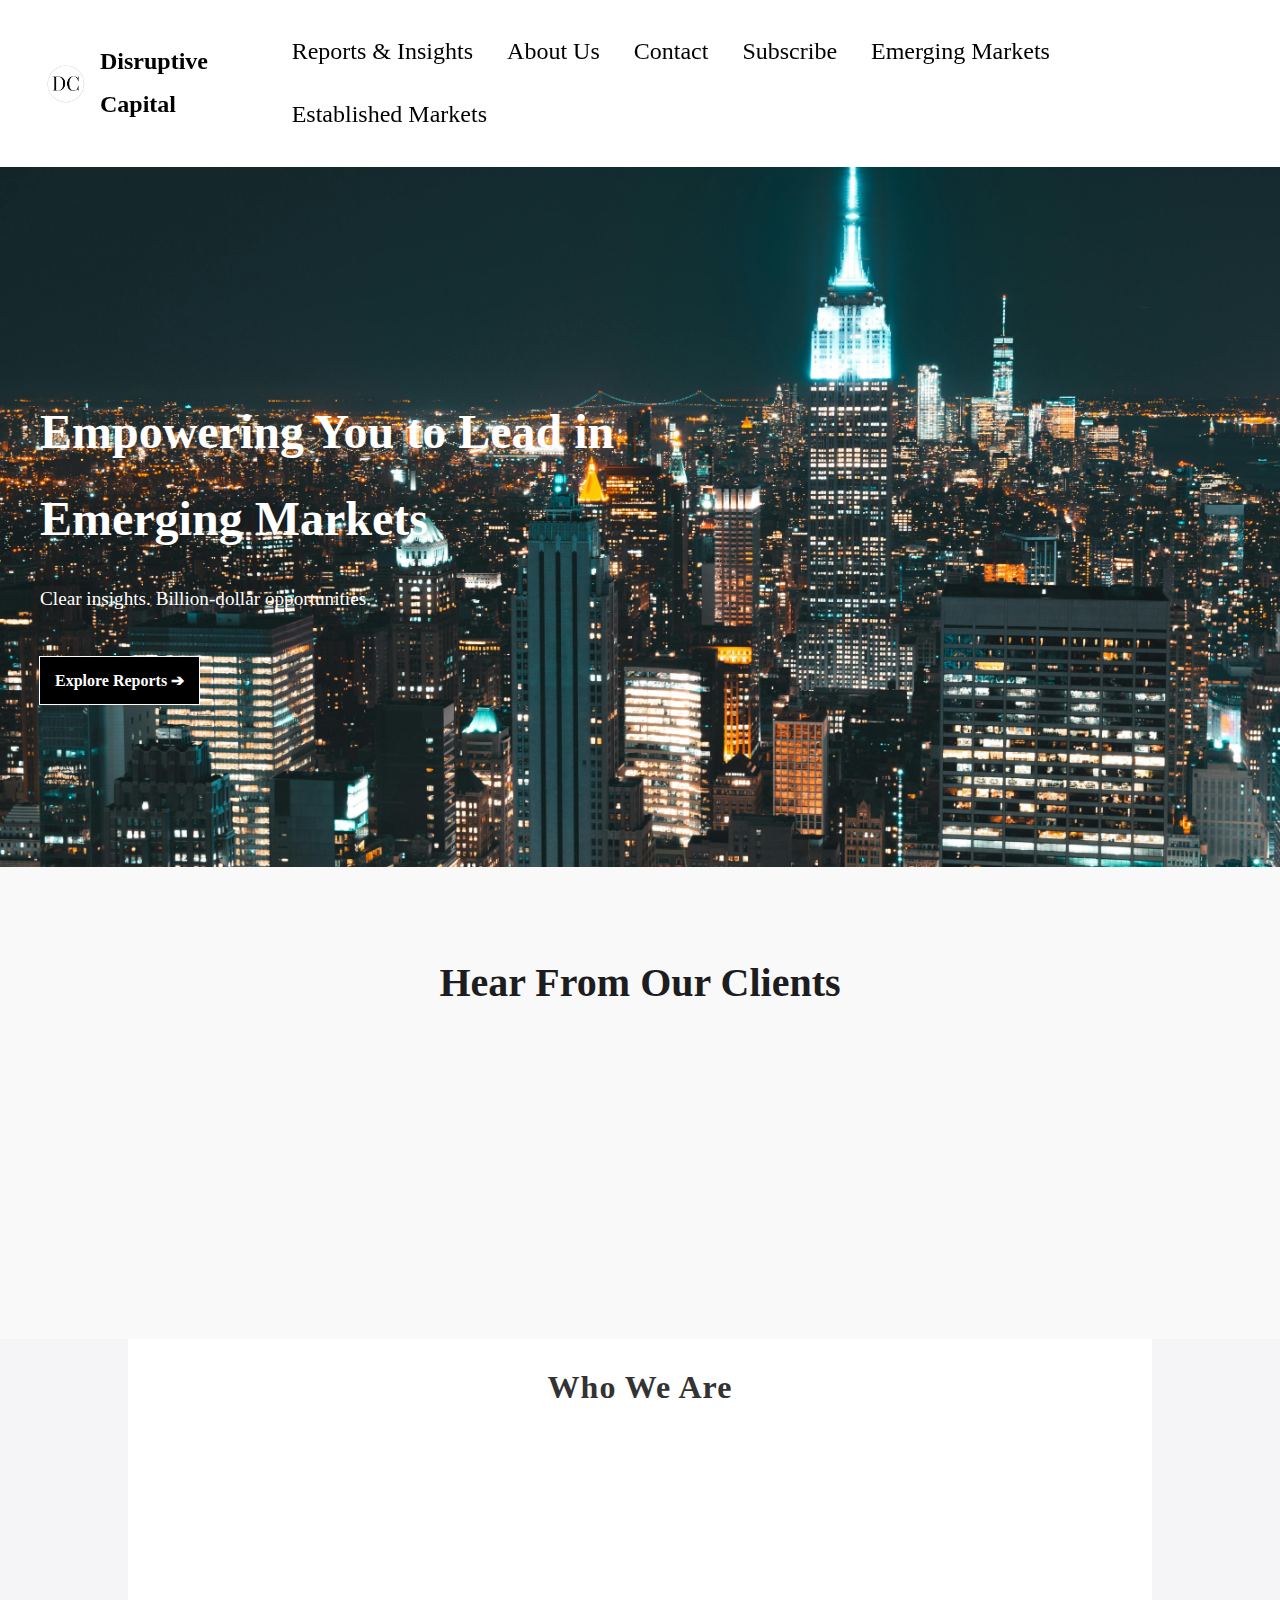
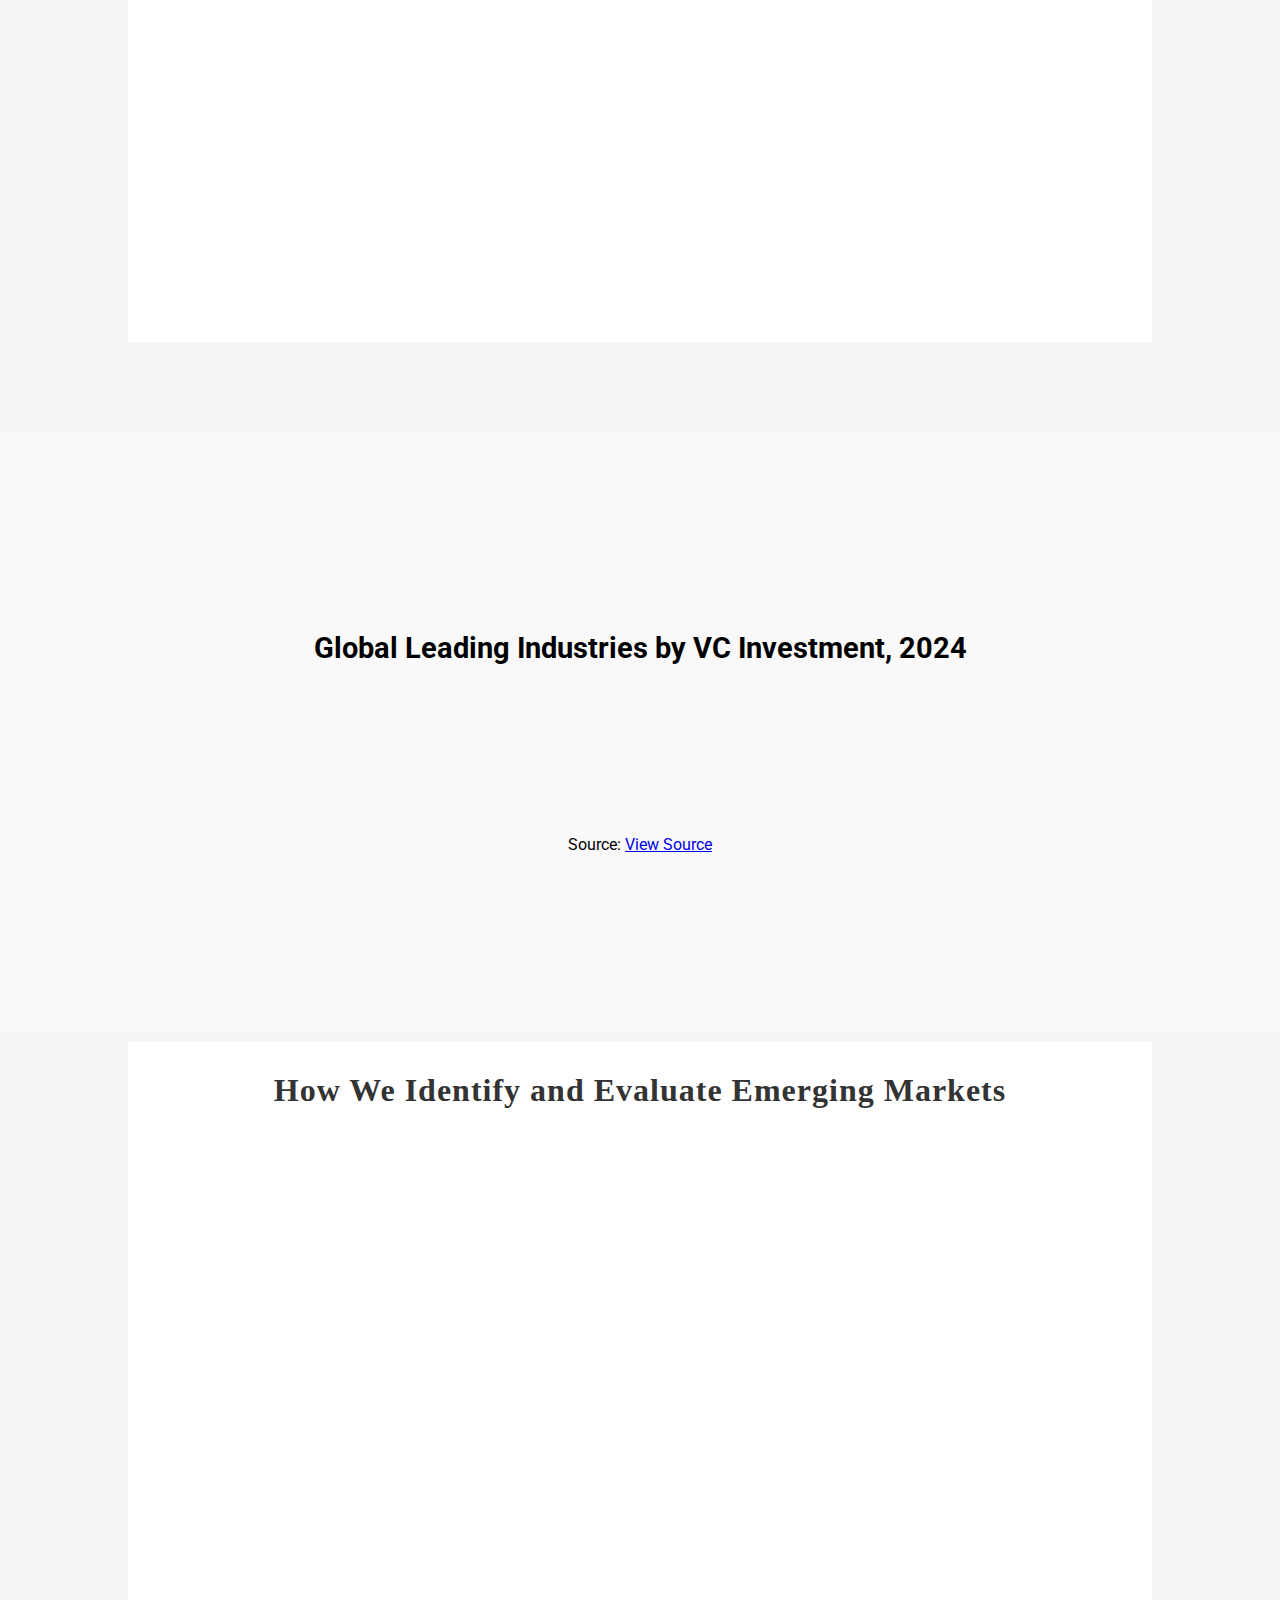
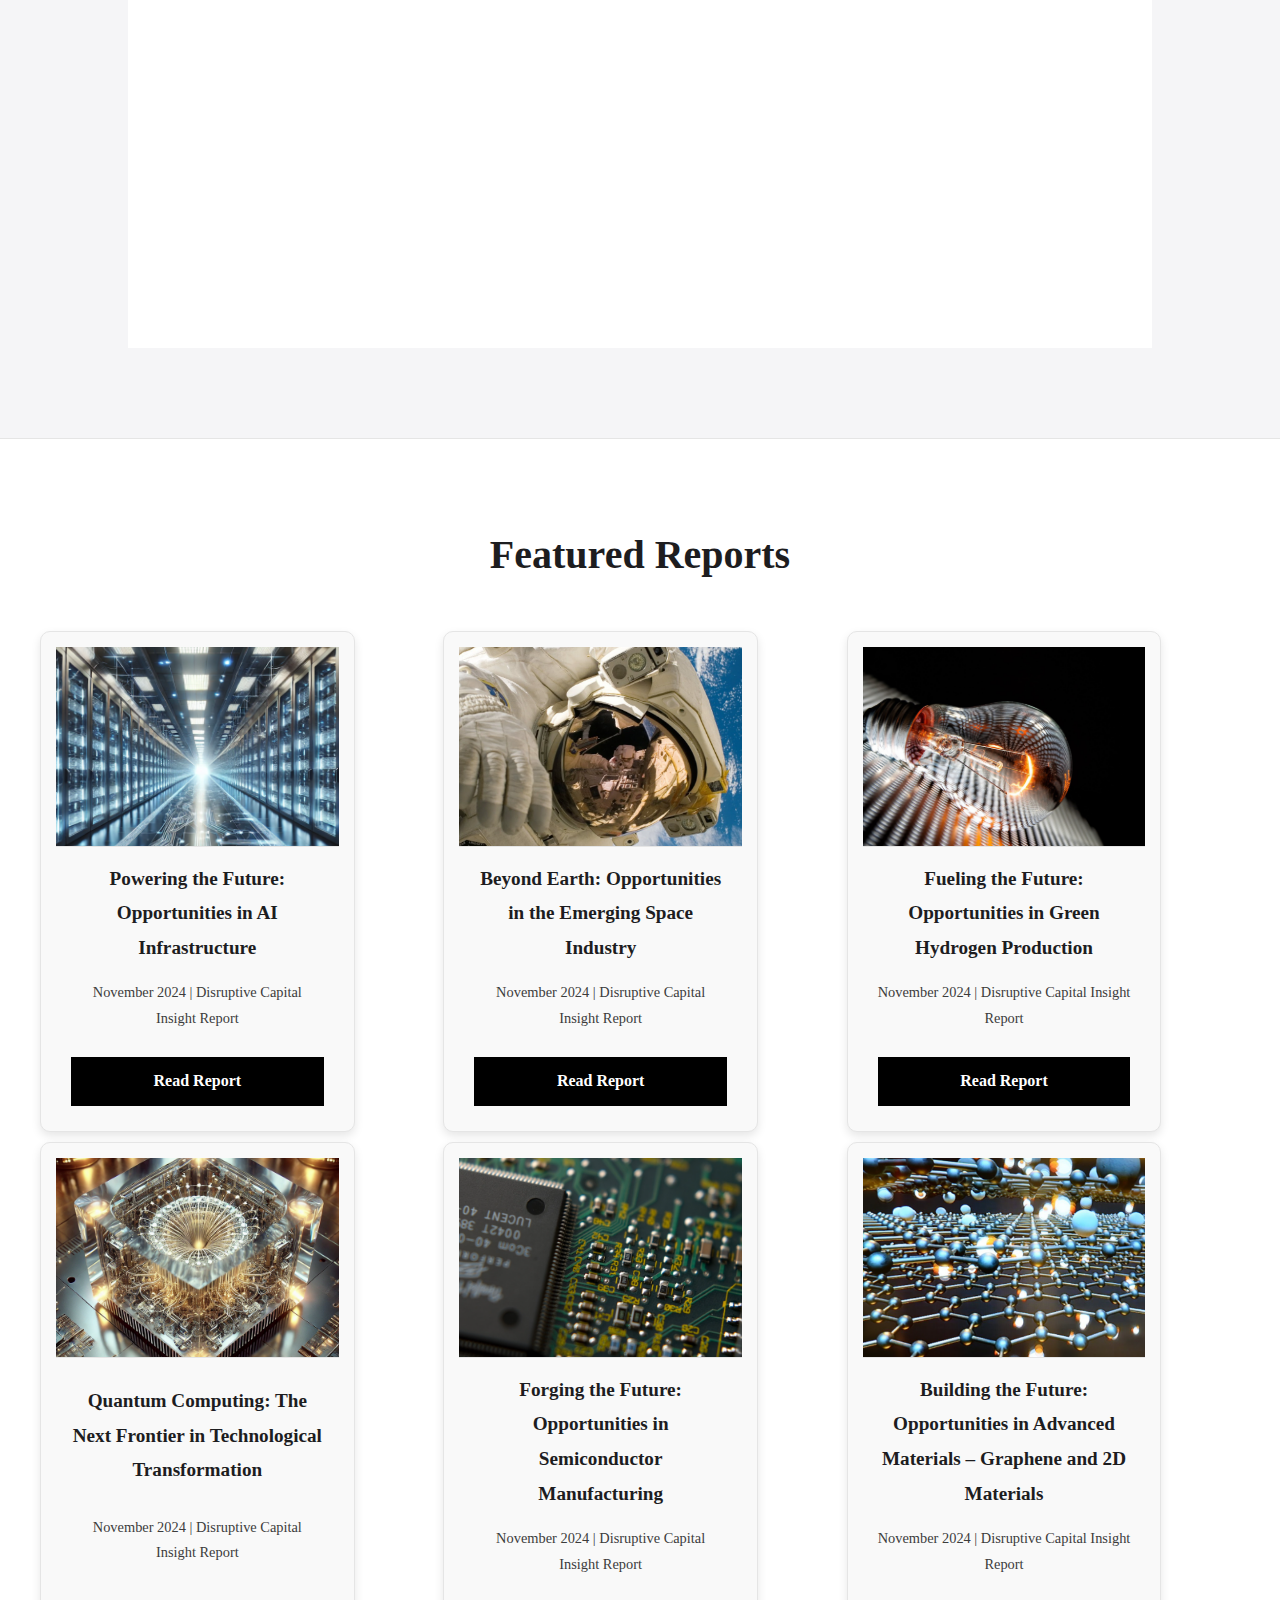
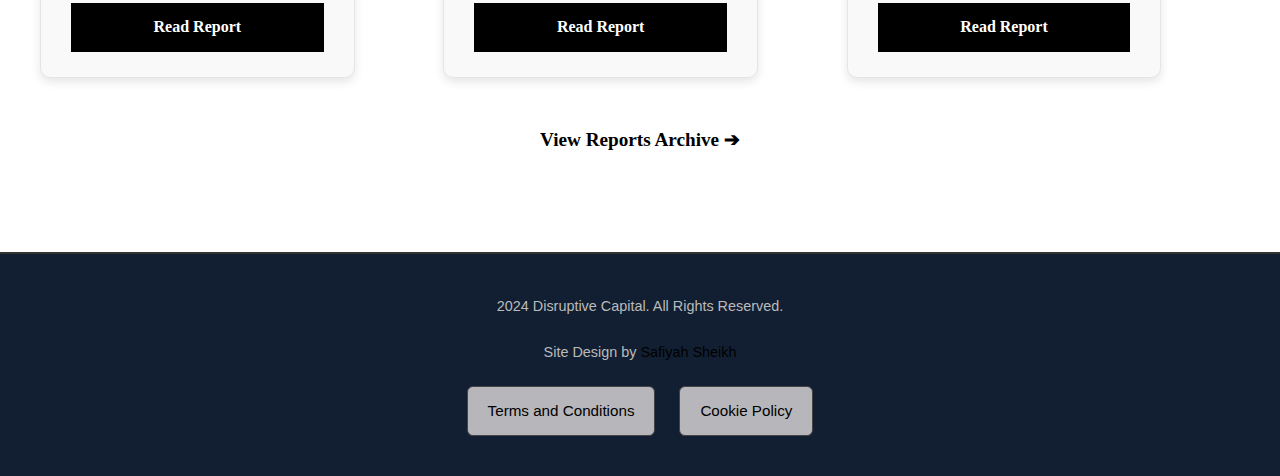
<file: index.html>
<!DOCTYPE html>
<html lang="en">
<head>
    <meta charset="UTF-8">
    <meta name="viewport" content="width=device-width, initial-scale=1.0">
    <!-- For .png format -->
    <link rel="icon" href="./images/dclogo.png" type="image/png">

    <title>Disruptive Capital</title>
    <link rel="stylesheet" href="styles.css">
</head>
<body>
    <!-- Header -->
    <header class="header">
         <div class="logo">
            <img src="./images/dclogo.png" alt="Disruptive Capital Logo">
            <h4>Disruptive Capital</h4>
        </div>
        
        
        <nav class="nav">
            <a href="./reports/index.html">Reports & Insights</a>
            <a href="./about/index.html">About Us</a>
            <a href="./contact/index.html">Contact</a>
            <a href = "./premium/index.html">Subscribe</a>
            <a href = "./risingstars.html">Emerging Markets</a>
            <a href = "./heatmap.html">Established Markets</a>

           
        </nav>
    </header>
    
    

    <!-- Hero Section -->
    <section class="hero">
        <div class="hero-content">
            
            <h1>Empowering You to Lead in Emerging Markets</h1>
            <p>Clear insights. Billion-dollar opportunities.</p>
            <a href="./reports/index.html" class="cta-button">Explore Reports ➔ </a>
           
        </div>
        <div class="hero-content">
    </section>

  
    
   <!-- Investor & Expert Quotes Section -->
   <section class="quotes-section">
    <h2>Hear From Our Clients</h2>
    <div class="quotes-container">
        <div class="quote">
            <p>"Whenever I need to understand the next big opportunity, I turn to Disruptive Capital. Their research breaks down billion-dollar ventures into clear, actionable insights I can trust."</p>
            <span>- Managing Director, Investment Firm</span>
        </div>
        <div class="quote">
            <p>"Disruptive Capital stays laser-focused on high-growth emerging markets. Their insights are always spot on."
            </p> 
            <span>— Private Equity Analyst, Toronto, Canada</span>
        </div> 
        <div class="quote">
            <p>“Disruptive Capital simplifies the complexity of emerging markets with unparalleled expertise.”</p>
            <span>— Mike Johnson, Economist, Emerging Trends</span>
        </div>
        <div class="quote">
          <p>“They simplify complex data into actionable strategies. It’s a game-changer for navigating emerging markets.”</p>
          <span>— Emerging Markets Consultant, Singapore</span>
      </div>
      <div class="quote">
        <p>“Disruptive Capital makes tough markets accessible. Their clarity is unmatched.”</p>
        <span>— Venture Capital Partner, San Francisco, USA</span>
    </div>
    <div class="quote">
      <p>“They’re more than a research platform—they’re a trusted partner for high-growth investments.”</p>
      <span>— Economic Policy Advisor, Buenos Aires, Argentina
      </span>
  </div>
    </div>
</section>


 

<div class="animated-list-container">
  <h2 class="animated-list-title">Who We Are</h2>
  <div class="animated-list">
    <div class="list-item" data-criteria="Investment Levels">
      <p>Disruptive Capital provides clear, actionable insights rooted in top-tier research, empowering our clients to confidently access billion-dollar opportunities. By simplifying complex market trends, we enable our clients to lead and excel in the rapidly evolving landscape of emerging markets.
      </p>
    </div>
    <div class="list-item" data-criteria="Sectoral Growth">
      <h3><i>What We Offer</i></h3>
      <p>Our premium research reports provide unparalleled depth, actionable insights, and strategic foresight into emerging markets and trends. Designed for forward-thinking investors, corporates, and policymakers, these reports are your gateway to identifying the next big opportunity."</p>
    </div>
    <div class="list-item" data-criteria="Economic Potential">
      <h3><i>Why Choose Us</i></h3>
      <p>Global venture capital for disruptive ideas is forecasted to reach $279.80 billion in 2024, up from $248.4 billion in 2023.
      </p>
    </div>
  </div>
</div>


<section id="vc-investment">
  <iframe src="globalleadingind.html" width="100%" height="600" frameborder="0"></iframe>
</section>







  
<div class="animated-list-container">
  <h2 class="animated-list-title">How We Identify and Evaluate Emerging Markets</h2>
  <div class="animated-list">
    <div class="list-item" data-criteria="Investment Levels">
      <h3>Investment Levels</h3>
      <p>Markets attracting substantial capital inflows, particularly multi-billion-dollar investments in high-growth sectors like renewable energy, advanced manufacturing, and technology.</p>
    </div>
    <div class="list-item" data-criteria="Sectoral Growth">
      <h3>Sectoral Growth</h3>
      <p>Broad-based expansion across traditional industries (e.g., agriculture, textiles) and innovative fields like AI, fintech, and green hydrogen, emphasizing adaptability and diversification.</p>
    </div>
    <div class="list-item" data-criteria="Economic Potential">
      <h3>Economic Potential</h3>
      <p>Emerging markets with favorable demographics, strategic geographic locations, and strong domestic demand, driving long-term global growth.</p>
    </div>
    <div class="list-item" data-criteria="Policy and Regulatory Environment">
      <h3>Policy and Regulatory Environment</h3>
      <p>Markets with pro-business policies, incentives for foreign direct investment (FDI), and government-backed initiatives supporting innovation and infrastructure development.</p>
    </div>
    <div class="list-item" data-criteria="Infrastructure Development">
      <h3>Infrastructure Development</h3>
      <p>Strong commitments to digital connectivity, transportation, and energy systems, creating a foundation for scalable and sustainable growth.</p>
    </div>
  </div>
</div>



    <!-- Featured Reports -->
    <!-- Reports Section -->
<section id="reports" class="featured-reports">
    <h2>Featured Reports</h2>
    <div class="report-grid">
        <div class="report-card">
            <img src="./images/AIinfra.png" alt="Report 1">
            <h3>Powering the Future: Opportunities in AI Infrastructure
            </h3>
            <p>November 2024 |
              Disruptive Capital Insight Report
              </p>
            <a href="./AIInfrastructure.html" class="report-button">Read Report</a>
        </div>

        <div class="report-card">
          <img src="./images/space.png" alt="Report 5">
          <h3>Beyond Earth: Opportunities in the Emerging Space Industry</h3>
          <p>November 2024 |
            Disruptive Capital Insight Report
            </p>
          <a href="spaceInd.html" class="report-button">Read Report</a>
      </div>

        <div class="report-card">
            <img src="./images/GreenHydro.png" alt="Report 2">
            <h3>Fueling the Future: Opportunities in Green Hydrogen Production
            </h3>
            <p>November 2024 |
              Disruptive Capital Insight Report
              </p>
            <a href="GreenHydrogen.html" class="report-button">Read Report</a>
        </div>


        <div class="report-card">
            <img src="./images/quantumcomp.png" alt="Report 3">
            <h3>Quantum Computing: The Next Frontier in Technological Transformation

            </h3>
            <p>November 2024 |
              Disruptive Capital Insight Report
              </p>
            <a href="quantumrep.html" class="report-button">Read Report</a>
        </div>


        <div class="report-card">
            <img src="./images/semicond.png" alt="Report 4">
            <h3>Forging the Future: Opportunities in Semiconductor Manufacturing
            </h3>
            <p>November 2024 |
              Disruptive Capital Insight Report
              </p>
            <a href="semiconductorrep.html" class="report-button">Read Report</a>
        </div>
        
        <div class="report-card">
            <img src="./images/advmaterial.png" alt="Report 6">
            <h3>Building the Future: Opportunities in Advanced Materials – Graphene and 2D Materials</h3>
            <p>November 2024 |
              Disruptive Capital Insight Report
              </p>
            <a href="advmaterialrep.html" class="report-button">Read Report</a>
        </div>
    </div>

    <div class="archive-button-container">
        <a href="./reports/index.html" class="archive-button">View Reports Archive ➔</a>
    </div>
</section>





  
 
<!--  
<section id="tech-segments">
  <iframe src="techsegmentmap.html" width="100%" height="800" frameborder="0"></iframe>
</section>

-->


    <footer class="site-footer">
      <div class="footer-content">
        <p> 2024 Disruptive Capital. All Rights Reserved.</p>
        <p> Site Design by <a href="https://www.linkedin.com/in/safiyahs" target="_blank" rel="noopener noreferrer">Safiyah Sheikh</a></p>

        <a href="terms.html" class="footer-button">Terms and Conditions</a>
        <a href="cookie.html" class="footer-button">Cookie Policy</a>
      </div>
    </footer>
    
    
    <script src="scripts.js" defer></script>
    

</body>
</html>
</file>
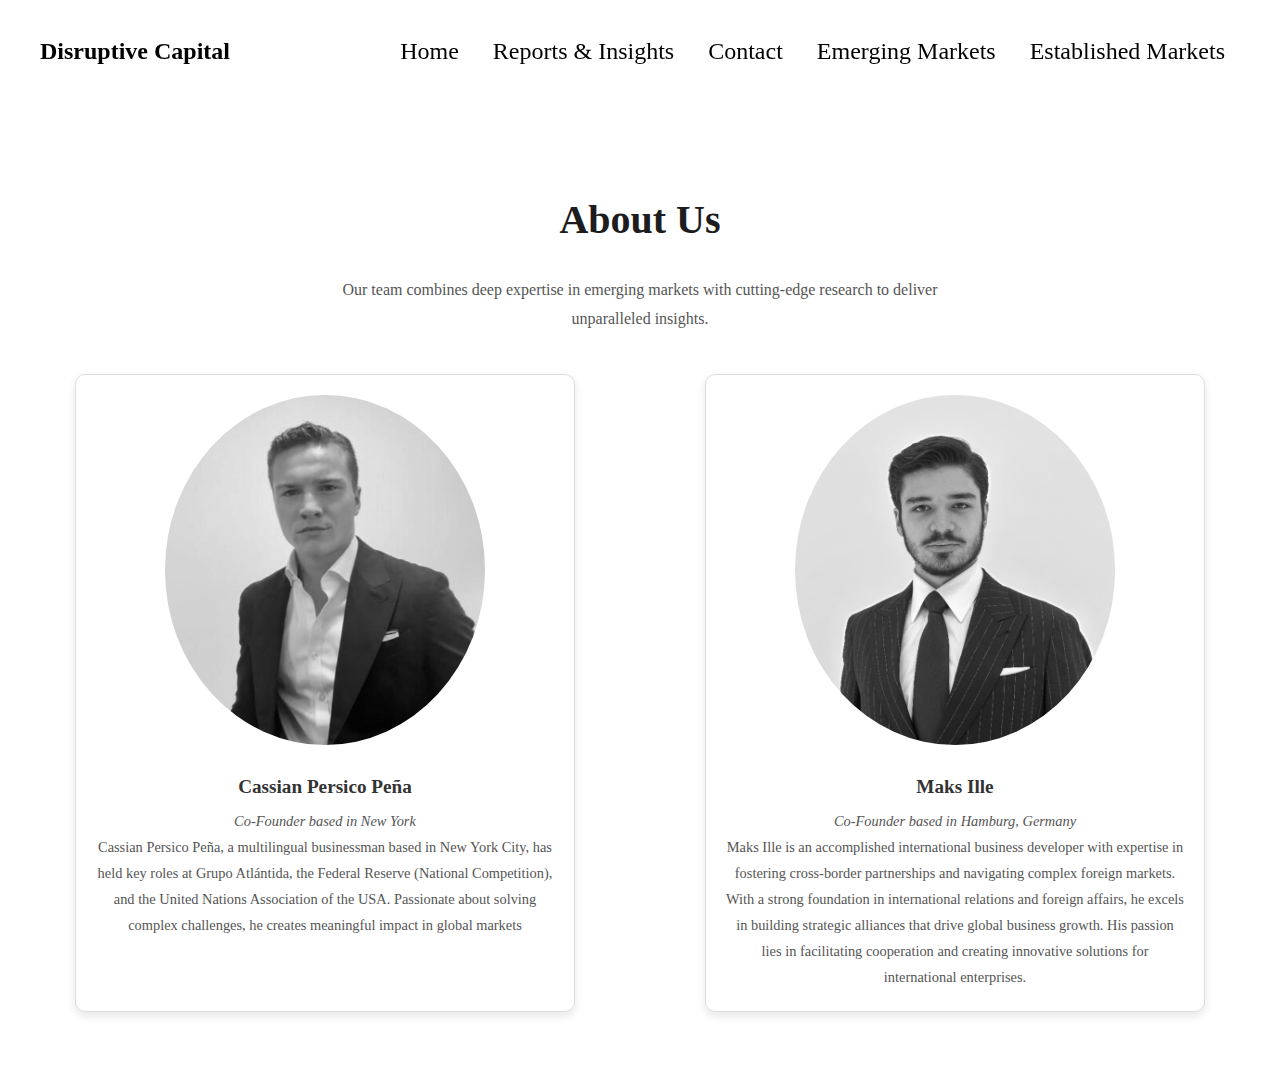
<file: about/index.html>
<!DOCTYPE html>
<html lang="en">
<head>
    <meta charset="UTF-8">
    <meta name="viewport" content="width=device-width, initial-scale=1.0">
    <title>About Us | Disruptive Capital</title>
    <link rel="stylesheet" href="../styles.css">
</head>
<body>
    <!-- Header -->
    <header class="header">
        <div class="logo">Disruptive Capital</div>
        <nav class="nav">
            <a href="../index.html">Home</a>
            <a href="../reports/index.html">Reports & Insights</a>
            <a href="../contact/index.html">Contact</a>
            <a href = "../risingstars.html">Emerging Markets</a>
            <a href = "../heatmap.html">Established Markets</a>

        </nav>
    </header>

    <!-- Team Profiles Section -->
    <section class="team-profiles">
        <h2>About Us</h2>
        <p class="section-description">Our team combines deep expertise in emerging markets with cutting-edge research to deliver unparalleled insights.</p>
        <div class="team-grid">
            <!-- Team Member 1 -->
            <div class="team-card">
                <img src="../images/cassianpersico.png" alt="Cassian Persico">
                <h3>Cassian Persico Peña</h3>
    
                <p><i>Co-Founder based in New York</i>
                </p>
                <p class="bio">Cassian Persico Peña, a multilingual businessman based in New York City, has held key roles at Grupo Atlántida, the Federal Reserve (National Competition), and the United Nations Association of the USA. Passionate about solving complex challenges, he creates meaningful impact in global markets</p>
            </div>


            <!-- Team Member 2 -->
            <div class="team-card">
                <img src="../images/maksille.png" alt="Maks Ille">
                <h3>Maks Ille</h3>
                <p><i>Co-Founder based in Hamburg, Germany</i></p>
                <p class="bio">Maks Ille is an accomplished international business developer with expertise in fostering cross-border partnerships and navigating complex foreign markets. With a strong foundation in international relations and foreign affairs, he excels in building strategic alliances that drive global business growth. His passion lies in facilitating cooperation and creating innovative solutions for international enterprises.</p>
            </div>
            
    </section>

    <script src="../scripts.js" defer></script>
    <script src="../scripts.js" defer></script>

</body>
</html>
</file>
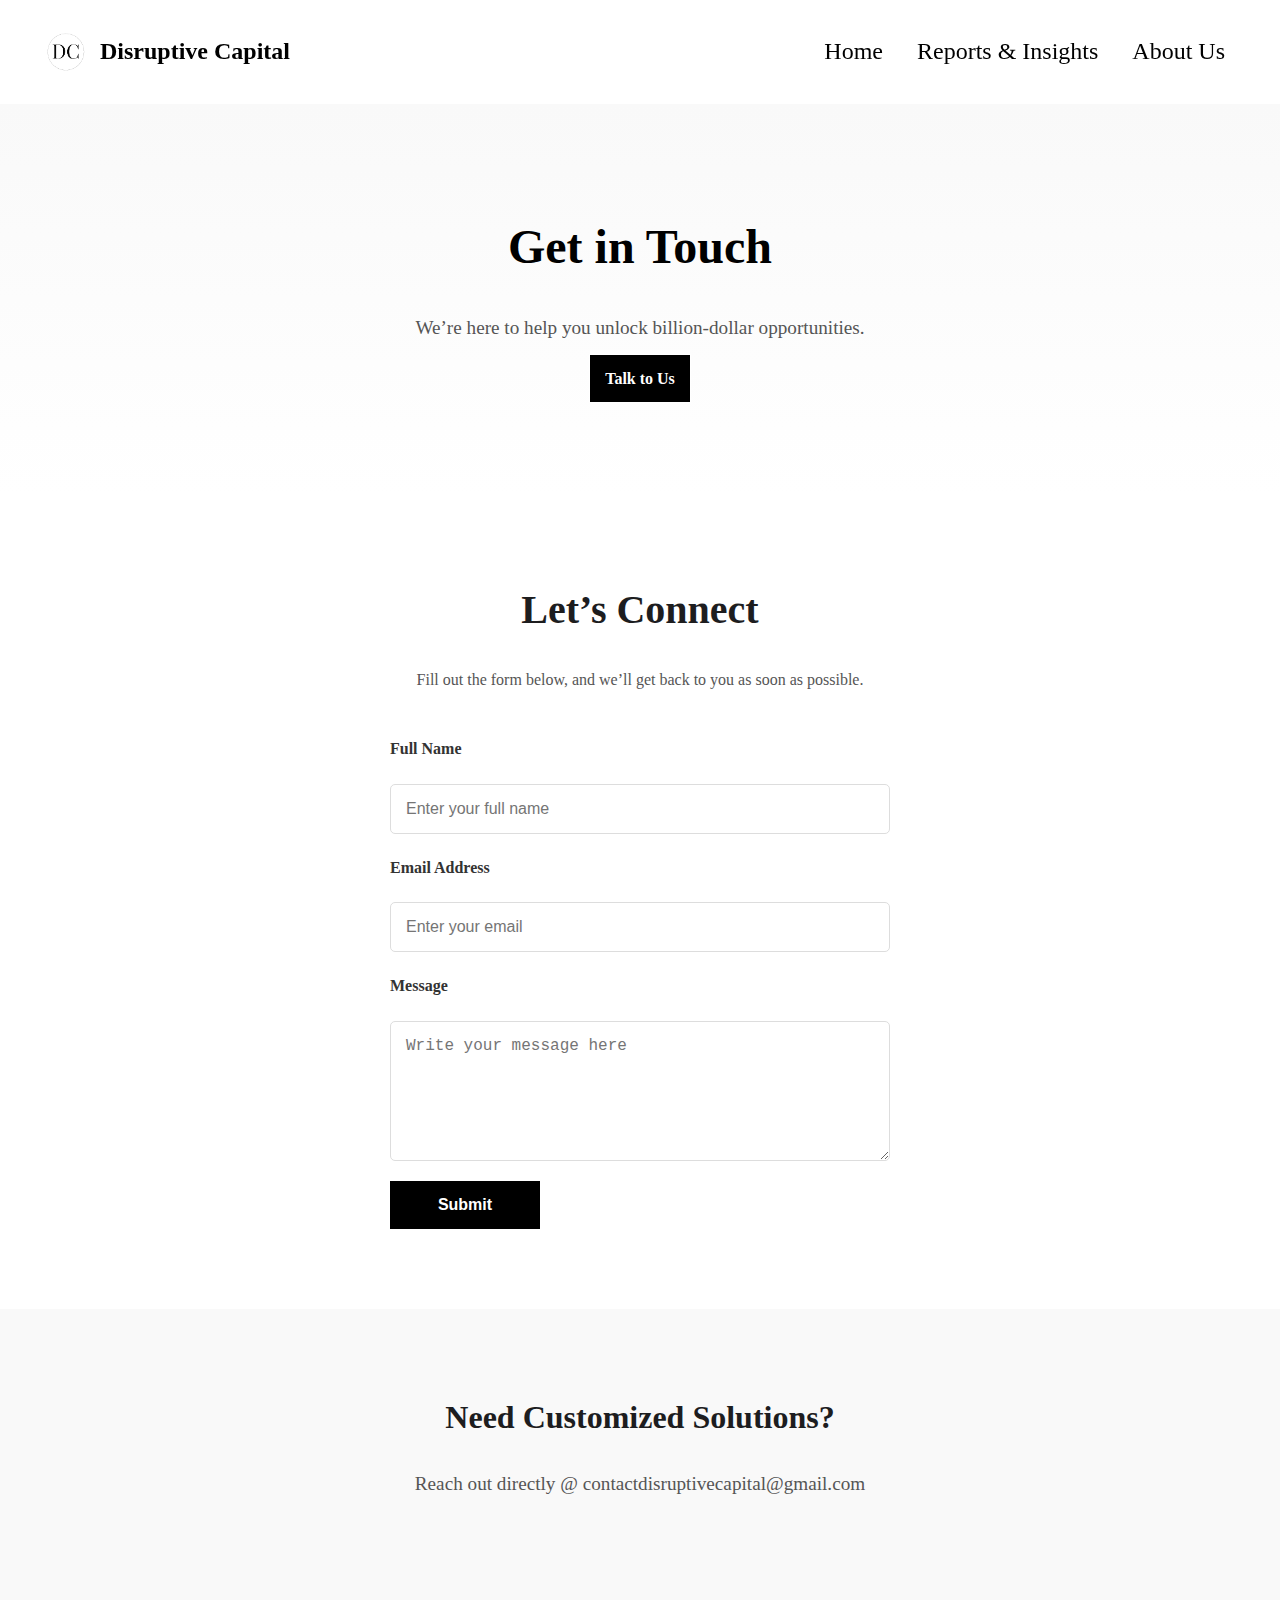
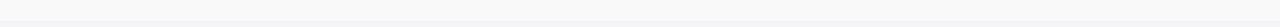
<file: contact/index.html>
<!DOCTYPE html>
<html lang="en">
<head>
    <meta charset="UTF-8">
    <meta name="viewport" content="width=device-width, initial-scale=1.0">
    <title>Contact Us | Disruptive Capital</title>
    <link rel="stylesheet" href="../styles.css">
</head>
<body>
    <!-- Header -->
    <header class="header">
        <div class="logo">
            <div class="logo">
                <img src="../images/dclogo.png">


            </div>Disruptive Capital</div>
        <nav class="nav">
            <a href="../index.html">Home</a>
            <a href="../reports/index.html">Reports & Insights</a>
            <a href="../about/index.html">About Us</a>
        </nav>
    </header>

    <!-- Hero Section -->
    <section class="contact-hero">
        <h1 class="headline">Get in Touch</h1>
        <p class="subheadline">We’re here to help you unlock billion-dollar opportunities.</p>
        <a href="#contact-form" class="cta-button talk-to-us">Talk to Us</a>
    </section>

    <!-- Contact Form Section -->
    <section id="contact-form" class="contact-form-section">
        <h2>Let’s Connect</h2>
        <p class="section-description">Fill out the form below, and we’ll get back to you as soon as possible.</p>
        <form action="#" method="POST" class="contact-form">
            <label for="name">Full Name</label>
            <input type="text" id="name" name="name" placeholder="Enter your full name" required>

            <label for="email">Email Address</label>
            <input type="email" id="email" name="email" placeholder="Enter your email" required>

            <label for="message">Message</label>
            <textarea id="message" name="message" placeholder="Write your message here" rows="6" required></textarea>

            <button type="submit" class="cta-button">Submit</button>
        </form>
    </section>

    <!-- Direct Connection Section -->
    <section class="direct-connection">
        <h2>Need Customized Solutions?</h2>
        <p>Reach out directly @ contactdisruptivecapital@gmail.com</p>
    </section>

    <script src="../scripts.js" defer></script>
</body>
</html>
</file>
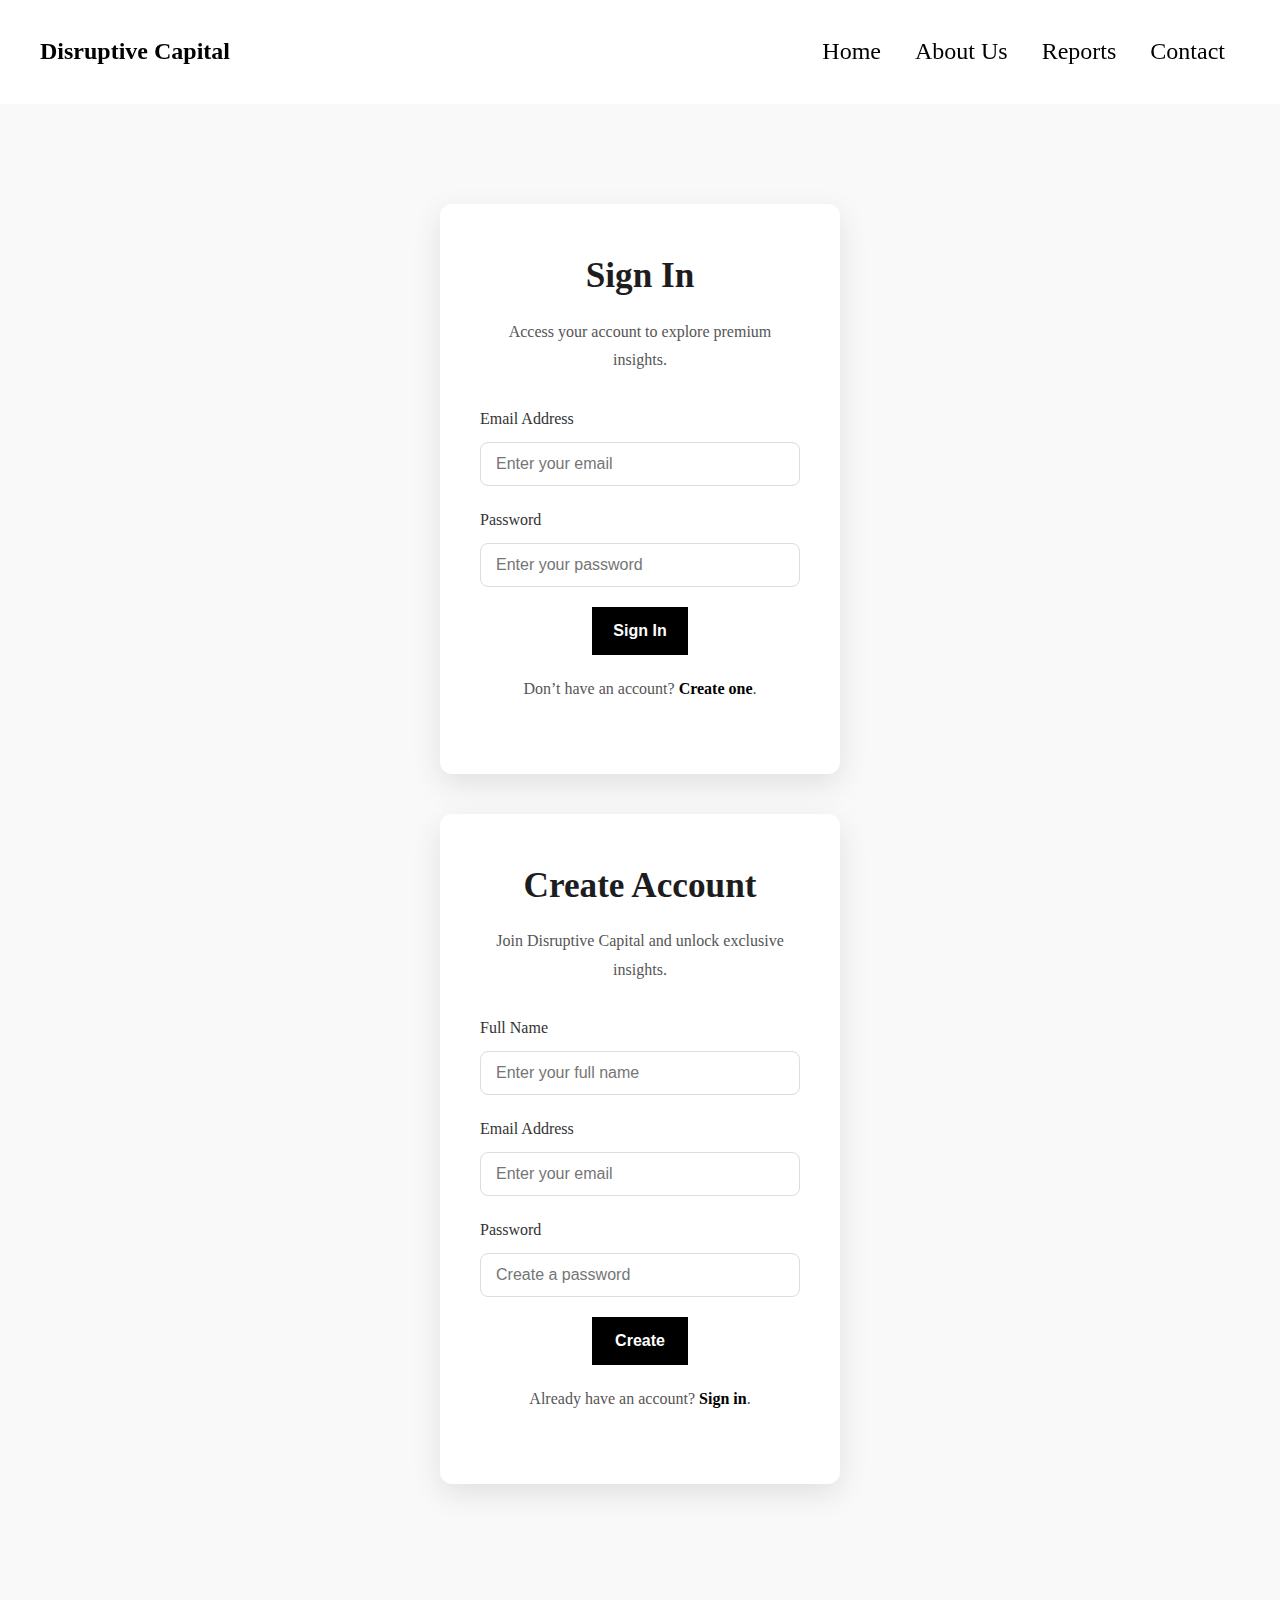
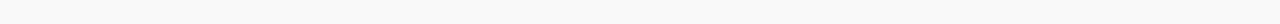
<file: login/index.html>
<!DOCTYPE html>
<html lang="en">
<head>
    <meta charset="UTF-8">
    <meta name="viewport" content="width=device-width, initial-scale=1.0">
    <title>Login | Disruptive Capital</title>
    <link rel="stylesheet" href="../styles.css">
</head>
<body>
    <!-- Header -->
    <header class="header">
        <div class="logo">Disruptive Capital</div>
        <nav class="nav">
            <a href="../index.html">Home</a>
            <a href="../about/index.html">About Us</a>
            <a href="../reports/index.html">Reports</a>
            <a href="../contact/index.html">Contact</a>
        </nav>
    </header>

    <!-- Login Section -->
    <section class="login-section">
        <div class="login-container">
            <h1>Sign In</h1>
            <p>Access your account to explore premium insights.</p>
            <form action="#" method="POST" class="login-form">
                <label for="email">Email Address</label>
                <input type="email" id="email" name="email" placeholder="Enter your email" required>
                
                <label for="password">Password</label>
                <input type="password" id="password" name="password" placeholder="Enter your password" required>
                
                <button type="submit" class="cta-button">Sign In</button>
                
                <p class="action-link">
                    Don’t have an account? 
                    <a href="#create-account">Create one</a>.
                </p>
            </form>
        </div>

        <div class="create-account-container" id="create-account">
            <h1>Create Account</h1>
            <p>Join Disruptive Capital and unlock exclusive insights.</p>
            <form action="#" method="POST" class="login-form">
                <label for="name">Full Name</label>
                <input type="text" id="name" name="name" placeholder="Enter your full name" required>
                
                <label for="email">Email Address</label>
                <input type="email" id="email" name="email" placeholder="Enter your email" required>
                
                <label for="password">Password</label>
                <input type="password" id="password" name="password" placeholder="Create a password" required>
                
                <button type="submit" class="cta-button">Create</button>
                
                <p class="action-link">
                    Already have an account? 
                    <a href="#sign-in">Sign in</a>.
                </p>
            </form>
        </div>
    </section>
</body>
</html>
</file>
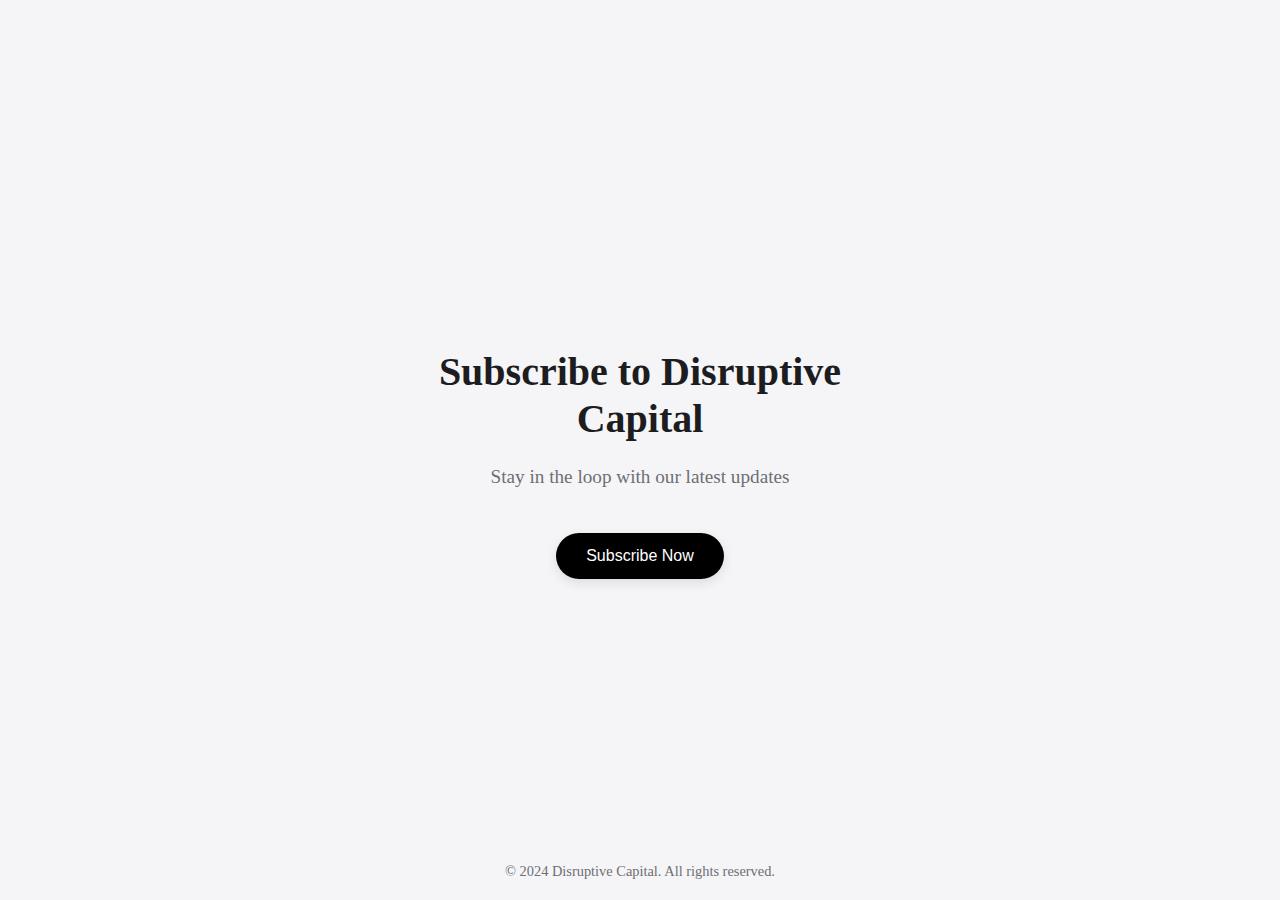
<file: premium/index.html>
<!DOCTYPE html>
<html lang="en">
<head>
    <meta charset="UTF-8">
    <meta name="viewport" content="width=device-width, initial-scale=1.0">
    <title>Subscribe or Sign Up</title>
    <style>
        body {
            font-family:Roboto;
            margin: 0;
            padding: 0;
            background-color: #f5f5f7;
            color: #1d1d1f;
            display: flex;
            justify-content: center;
            align-items: center;
            height: 100vh;
            overflow: hidden;
        }

        .container {
            text-align: center;
            max-width: 500px;
            animation: fadeIn 1s ease-in-out;
        }

        @keyframes fadeIn {
            from {
                opacity: 0;
                transform: translateY(20px);
            }
            to {
                opacity: 1;
                transform: translateY(0);
            }
        }

        h1 {
            font-size: 2.5rem;
            font-weight: 600;
            margin-bottom: 20px;
            color: #1d1d1f;
        }

        p {
            font-size: 1.2rem;
            margin-bottom: 40px;
            color: #6e6e73;
            line-height: 1.6;
        }

        .btn-container {
            display: flex;
            justify-content: center;
            gap: 20px;
        }

        a {
            text-decoration: none;
        }

        button {
            padding: 14px 30px;
            border: none;
            border-radius: 30px;
            font-size: 1rem;
            font-weight: 500;
            color: #fff;
            background: linear-gradient(90deg, #000000, #000000);
            box-shadow: 0 4px 12px rgba(0, 0, 0, 0.1);
            cursor: pointer;
            transition: all 0.3s ease;
        }

        button:hover {
            background: linear-gradient(90deg, #005bb5, #007aff);
            transform: translateY(-3px);
            box-shadow: 0 8px 16px rgba(0, 0, 0, 0.15);
        }

        footer {
            position: absolute;
            bottom: 20px;
            width: 100%;
            text-align: center;
            font-size: 0.9rem;
            color: #6e6e73;
        }
    </style>
</head>
<body>
    <div class="container">
        <h1>Subscribe to Disruptive Capital</h1>
        <p>Stay in the loop with our latest updates</p>
        <div class="btn-container">
            <a href="./signup.html">
                <button>Subscribe Now</button>
            </a>
        </div>
    </div>
    <footer>
        &copy; 2024 Disruptive Capital. All rights reserved.
    </footer>
</body>
</html>
</file>
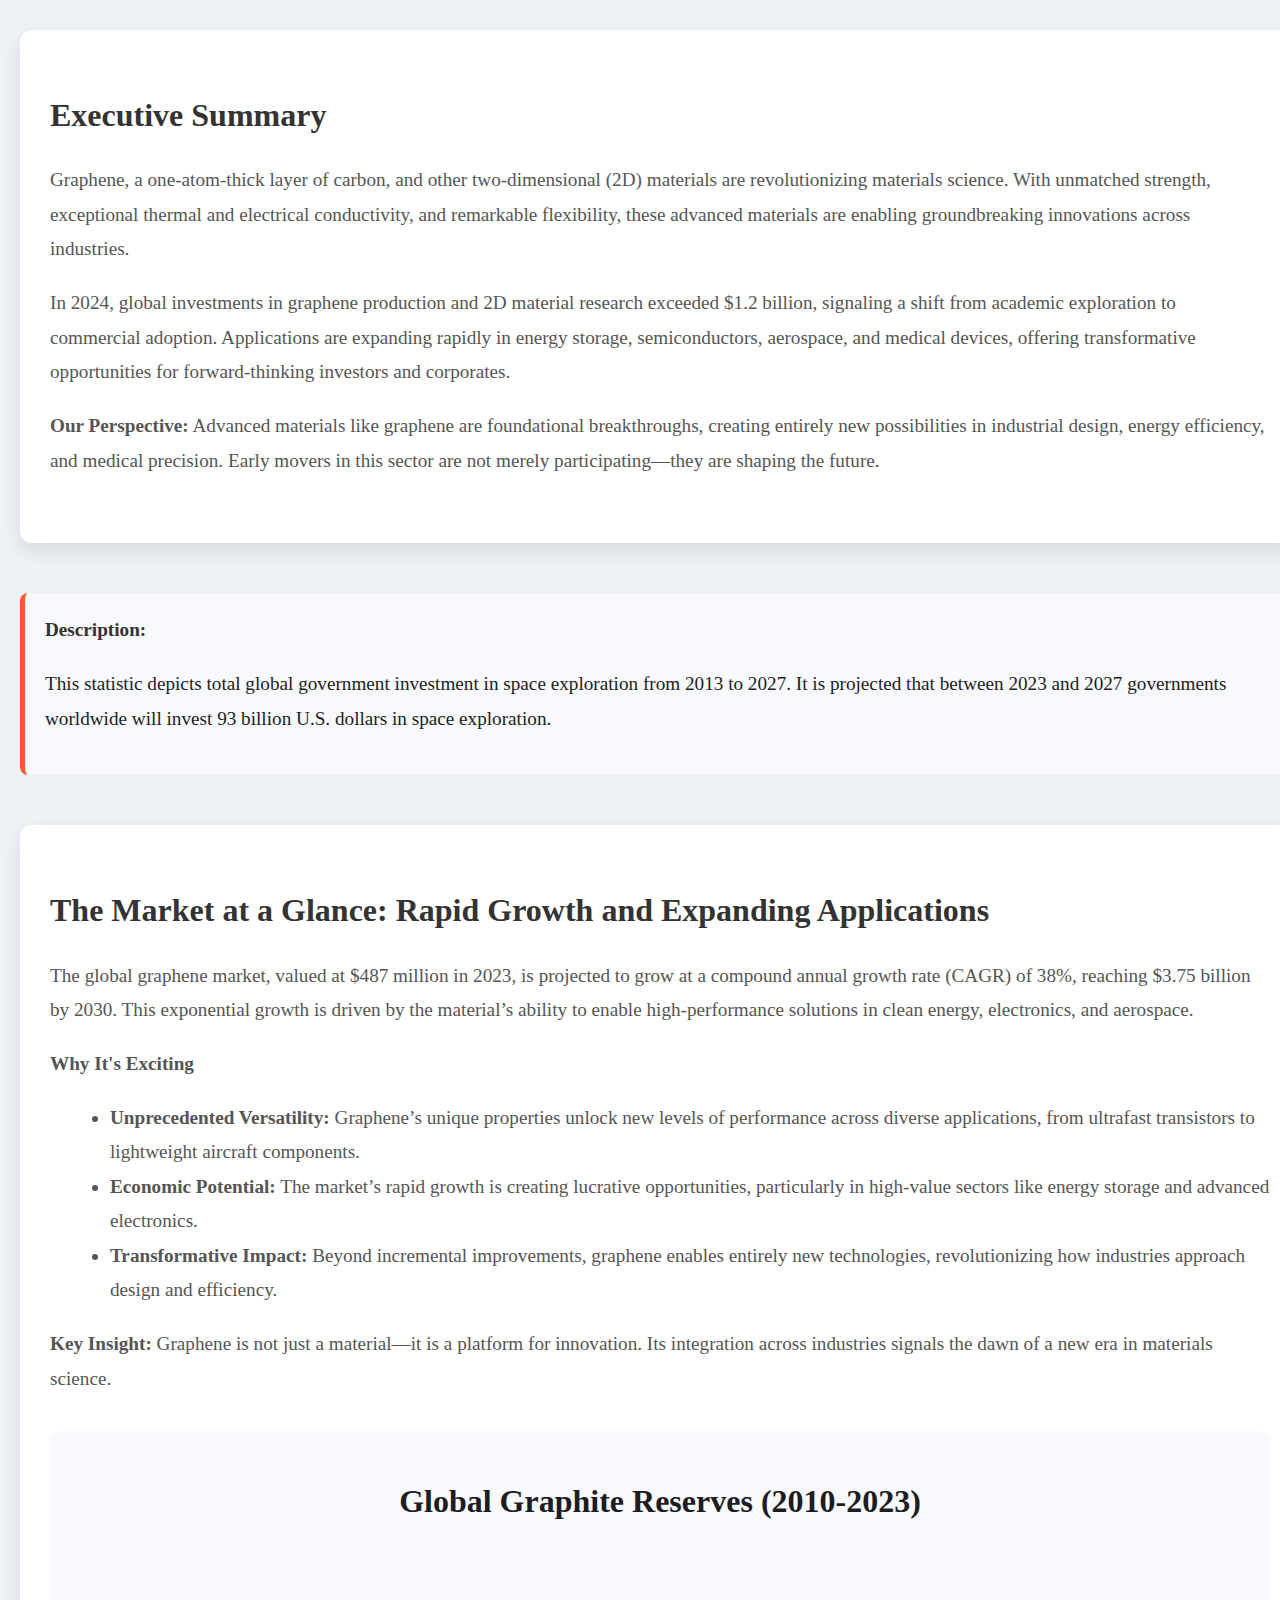
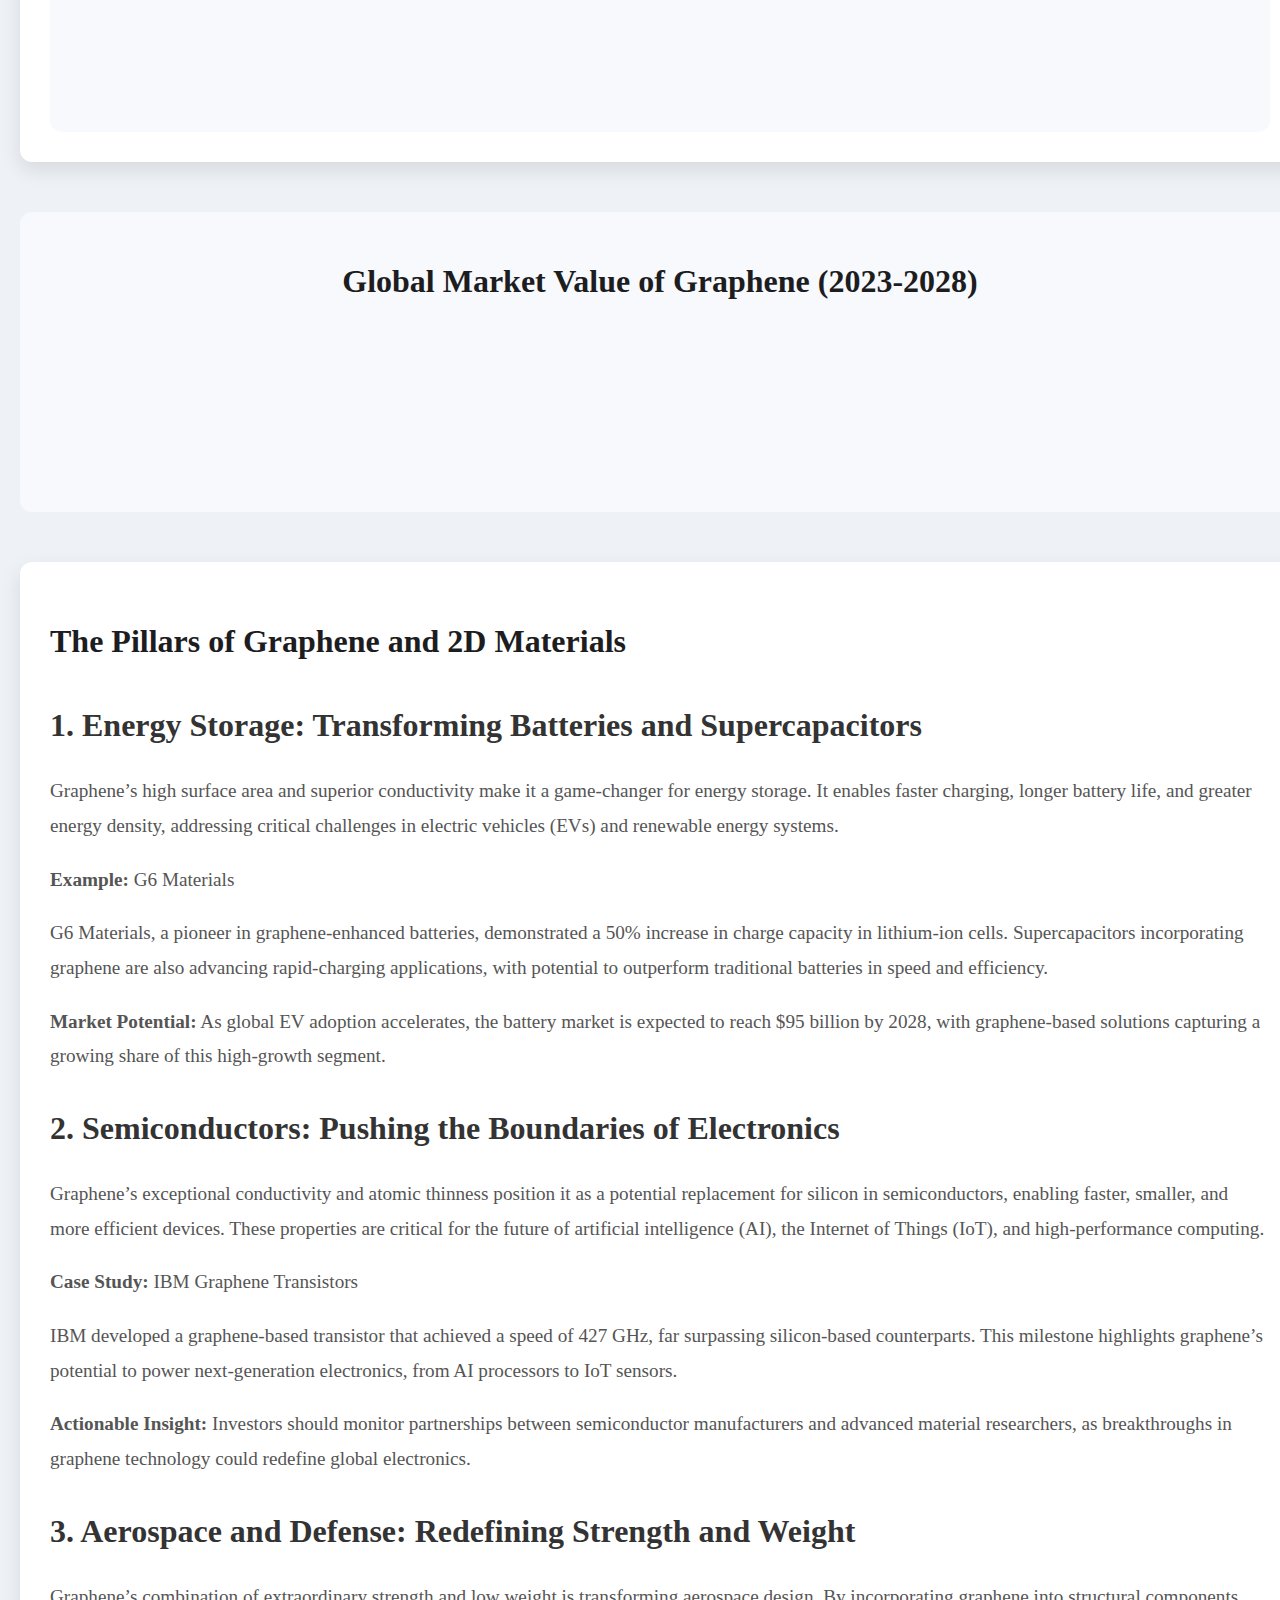
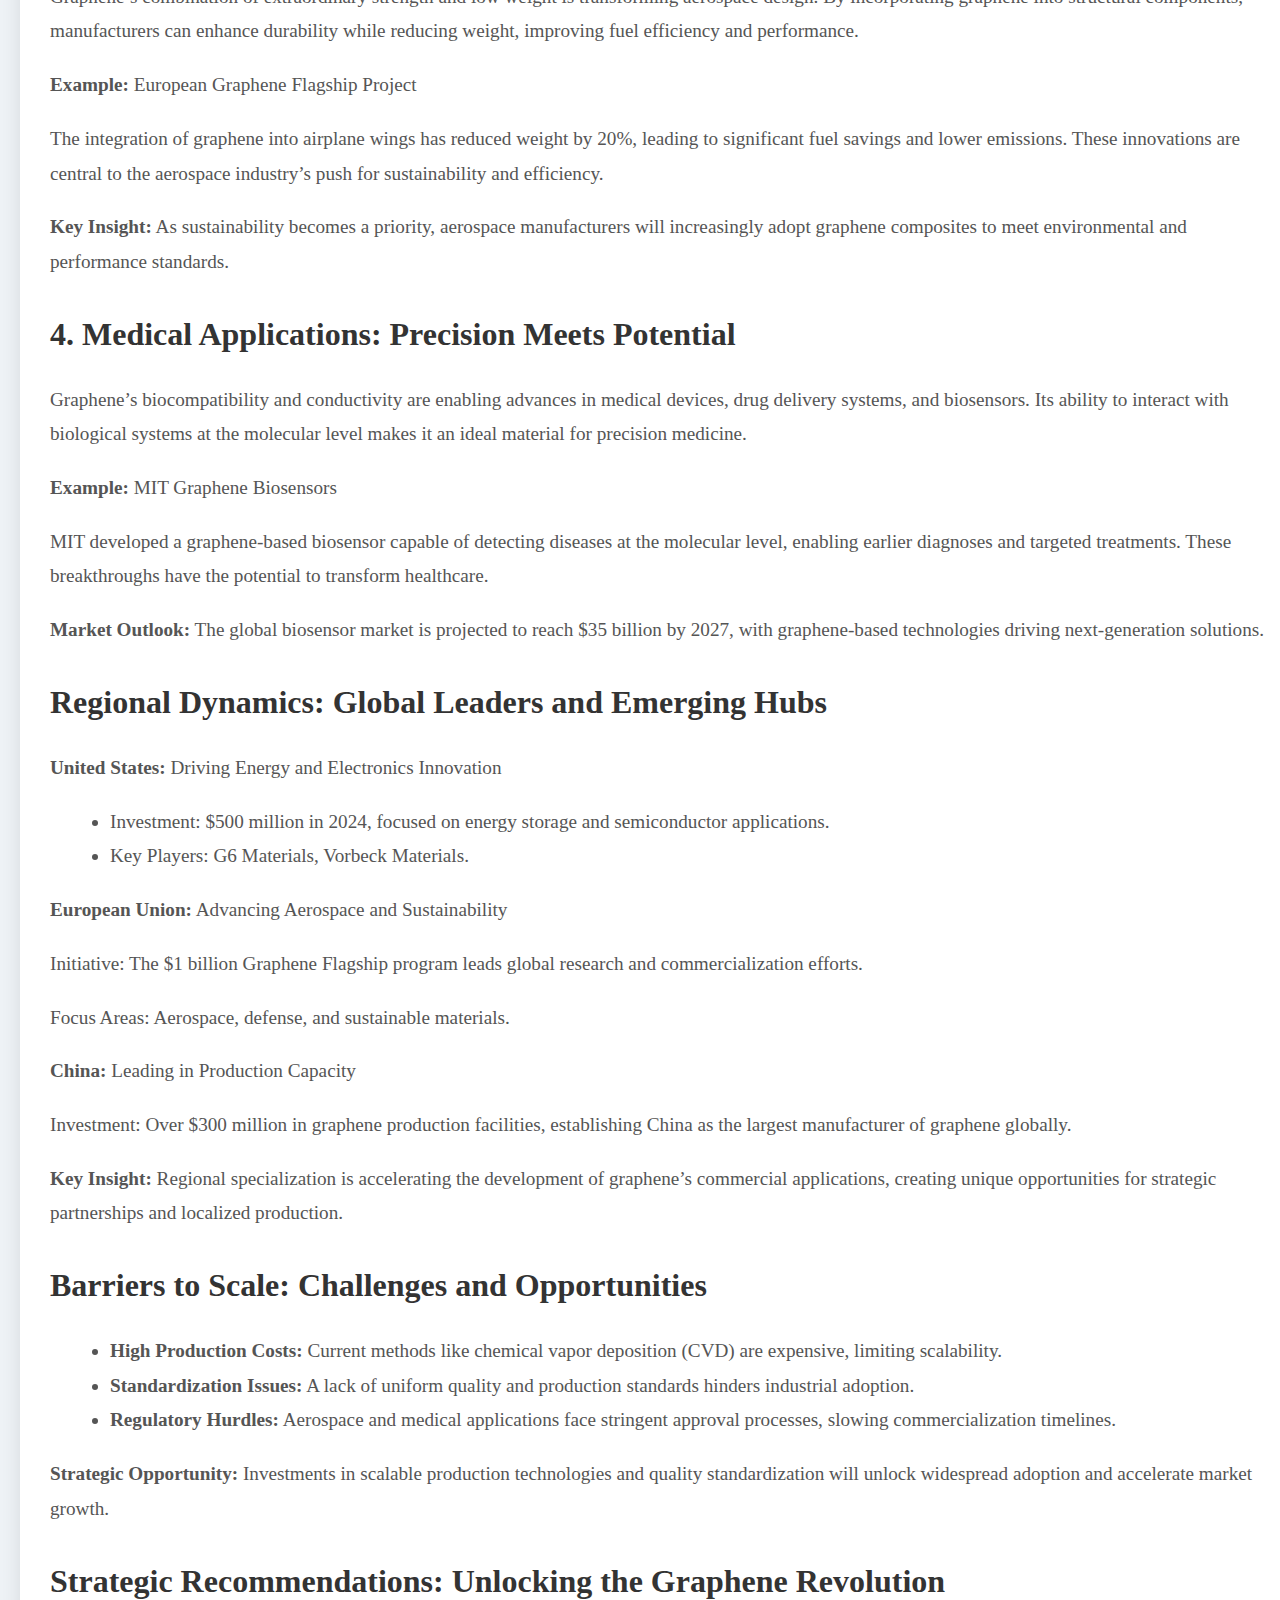
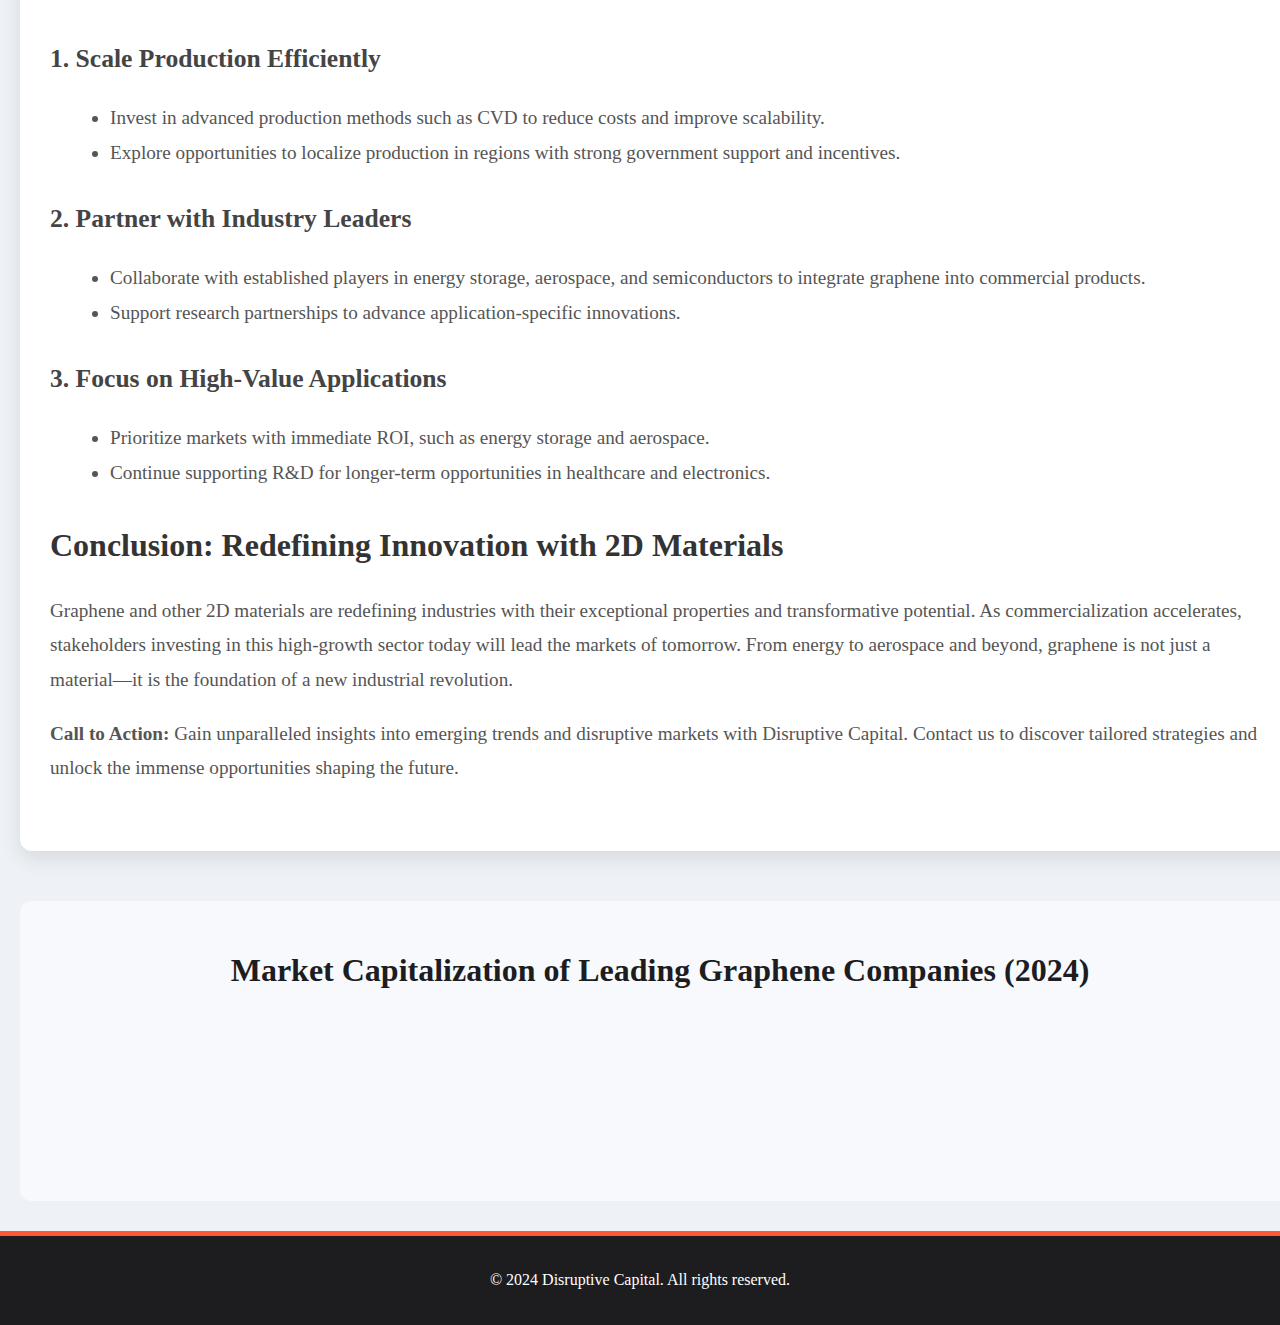
<file: advmaterialrep.html>
<!DOCTYPE html>
<html lang="en">
<head>
    <meta charset="UTF-8">
    <meta name="viewport" content="width=device-width, initial-scale=1.0">
    <title>Building the Future: Opportunities in Advanced Materials – Graphene and 2D Materials
    </title>
    <script src="https://d3js.org/d3.v7.min.js"></script>
    <style>
        /* General Body Styling */
        body {
            font-family: Roboto;
            margin: 0;
            padding: 0;
            background-color: #eef2f6;
            color: #1d1d1f;
            line-height: 1.8;
        }

        /* Header Styling */
        header {
            background: linear-gradient(135deg, #1d1d1f, #3c3c3f);
            color: #fff;
            padding: 40px;
            text-align: center;
            border-bottom: 5px solid #ff5733;
        }

        header h1 {
            font-size: 3rem;
            margin: 0;
            text-transform: uppercase;
            letter-spacing: 1px;
        }

        header h2 {
            font-size: 1.5rem;
            margin-top: 15px;
            font-weight: 400;
            opacity: 0.8;
        }

        /* Main Content Container */
        main {
            display: flex;
            flex-direction: column;
            gap: 50px;
            margin: 30px auto;
            padding: 0 20px;
            width: 100%;
            max-width: 1400px;
        }

        /* Section Layout */
        .section {
            display: flex;
            flex-direction: column;
            background: #fff;
            padding: 30px;
            border-radius: 12px;
            box-shadow: 0 8px 20px rgba(0, 0, 0, 0.1);
            transition: transform 0.2s ease, box-shadow 0.2s ease;
        }

        .section:hover {
            transform: translateY(-5px);
            box-shadow: 0 12px 25px rgba(0, 0, 0, 0.2);
        }

        /* Content Styling */
        .content {
            margin-bottom: 20px;
        }

        .content h2 {
            font-size: 2rem;
            margin-bottom: 15px;
            color: #333;
        }

        .content h3 {
            font-size: 1.6rem;
            margin-bottom: 15px;
            color: #444;
        }

        .content p, .content ul {
            font-size: 1.2rem;
            color: #555;
            margin-bottom: 15px;
        }

        .content ul {
            margin-left: 20px;
            list-style-type: disc;
        }

        /* Chart Container */
        .chart-container {
            background: #f7f9fc;
            padding: 20px;
            border-radius: 12px;
            text-align: center;
        }

        canvas {
            width: 100%;
            max-width: 800px;
            height: auto;
        }

        /* Description Box */
        .description {
            background: #f7f9fc;
            border-left: 5px solid #ff5733;
            padding: 20px;
            border-radius: 8px;
            font-size: 1.2rem;
        }

        .description strong {
            color: #333;
        }

        /* Footer Styling */
        footer {
            background: #1d1d1f;
            color: #fff;
            text-align: center;
            padding: 30px;
            font-size: 1rem;
            margin-top: 30px;
            border-top: 5px solid #ff5733;
        }

        footer p {
            margin: 0;
        }

        /* Responsive Styling */
        @media (max-width: 768px) {
            main {
                padding: 0 10px;
            }

            .section {
                flex-direction: column;
            }

            .chart-container {
                border-radius: 12px;
            }
        }
    </style>
</head>
<body>
   

    <!-- Main Content -->
    <main>
        <!-- First Section -->
        <div class="section">
            <div class="content">
                <h2>Executive Summary</h2>
                <p>Graphene, a one-atom-thick layer of carbon, and other two-dimensional (2D) materials are revolutionizing materials science. With unmatched strength, exceptional thermal and electrical conductivity, and remarkable flexibility, these advanced materials are enabling groundbreaking innovations across industries.</p>
                <p>In 2024, global investments in graphene production and 2D material research exceeded $1.2 billion, signaling a shift from academic exploration to commercial adoption. Applications are expanding rapidly in energy storage, semiconductors, aerospace, and medical devices, offering transformative opportunities for forward-thinking investors and corporates.
                </p>
                <p><strong>Our Perspective:</strong> Advanced materials like graphene are foundational breakthroughs, creating entirely new possibilities in industrial design, energy efficiency, and medical precision. Early movers in this sector are not merely participating—they are shaping the future.</p>
            </div>
           
        </div>
        <div class="description">
            <strong>Description:</strong>
            <p>This statistic depicts total global government investment in space exploration from 2013 to 2027. It is projected that between 2023 and 2027 governments worldwide will invest 93 billion U.S. dollars in space exploration.</p>
        </div>

        <!-- Second Section -->
        <div class="section">
            <div class="content">
                <h2>The Market at a Glance: Rapid Growth and Expanding Applications
                </h2>
                <p>The global graphene market, valued at $487 million in 2023, is projected to grow at a compound annual growth rate (CAGR) of 38%, reaching $3.75 billion by 2030. This exponential growth is driven by the material’s ability to enable high-performance solutions in clean energy, electronics, and aerospace.
                </p>
                <p><strong>Why It's Exciting</strong></p>
                <ul>
                    <li><strong>Unprecedented Versatility:</strong> Graphene’s unique properties unlock new levels of performance across diverse applications, from ultrafast transistors to lightweight aircraft components.
                    </li>
                    <li><strong>Economic Potential:</strong>  The market’s rapid growth is creating lucrative opportunities, particularly in high-value sectors like energy storage and advanced electronics.
                    </li>
                    <li><strong>Transformative Impact:</strong> Beyond incremental improvements, graphene enables entirely new technologies, revolutionizing how industries approach design and efficiency.</li>
                </ul>
                <p><strong>Key Insight:</strong> Graphene is not just a material—it is a platform for innovation. Its integration across industries signals the dawn of a new era in materials science.</p>
            </div>

            <!-- Global Graphite Reserves -->
    <div class="chart-container">
        <h1>Global Graphite Reserves (2010-2023)</h1>
        <svg id="graphite-chart"></svg>
        <div class="tooltip" id="graphite-tooltip"></div>
    </div>
        </div>

        <div class="chart-container">
            <h1>Global Market Value of Graphene (2023-2028)</h1>
            <svg id="graphene-chart"></svg>
            <div class="tooltip" id="graphene-tooltip"></div>
        </div>
        

        <!-- Third Section -->
        <div class="section">
            <div class="content">
                <h1>The Pillars of Graphene and 2D Materials</h1>

                <h2>1. Energy Storage: Transforming Batteries and Supercapacitors</h2>
                <p>Graphene’s high surface area and superior conductivity make it a game-changer for energy storage. It enables faster charging, longer battery life, and greater energy density, addressing critical challenges in electric vehicles (EVs) and renewable energy systems.</p>
                <p><strong>Example:</strong> G6 Materials</p>
                <p>G6 Materials, a pioneer in graphene-enhanced batteries, demonstrated a 50% increase in charge capacity in lithium-ion cells. Supercapacitors incorporating graphene are also advancing rapid-charging applications, with potential to outperform traditional batteries in speed and efficiency.</p>
                <p><strong>Market Potential:</strong> As global EV adoption accelerates, the battery market is expected to reach $95 billion by 2028, with graphene-based solutions capturing a growing share of this high-growth segment.</p>
            
                <h2>2. Semiconductors: Pushing the Boundaries of Electronics</h2>
                <p>Graphene’s exceptional conductivity and atomic thinness position it as a potential replacement for silicon in semiconductors, enabling faster, smaller, and more efficient devices. These properties are critical for the future of artificial intelligence (AI), the Internet of Things (IoT), and high-performance computing.</p>
                <p><strong>Case Study:</strong> IBM Graphene Transistors</p>
                <p>IBM developed a graphene-based transistor that achieved a speed of 427 GHz, far surpassing silicon-based counterparts. This milestone highlights graphene’s potential to power next-generation electronics, from AI processors to IoT sensors.</p>
                <p><strong>Actionable Insight:</strong> Investors should monitor partnerships between semiconductor manufacturers and advanced material researchers, as breakthroughs in graphene technology could redefine global electronics.</p>
            
                <h2>3. Aerospace and Defense: Redefining Strength and Weight</h2>
                <p>Graphene’s combination of extraordinary strength and low weight is transforming aerospace design. By incorporating graphene into structural components, manufacturers can enhance durability while reducing weight, improving fuel efficiency and performance.</p>
                <p><strong>Example:</strong> European Graphene Flagship Project</p>
                <p>The integration of graphene into airplane wings has reduced weight by 20%, leading to significant fuel savings and lower emissions. These innovations are central to the aerospace industry’s push for sustainability and efficiency.</p>
                <p><strong>Key Insight:</strong> As sustainability becomes a priority, aerospace manufacturers will increasingly adopt graphene composites to meet environmental and performance standards.</p>
            
                <h2>4. Medical Applications: Precision Meets Potential</h2>
                <p>Graphene’s biocompatibility and conductivity are enabling advances in medical devices, drug delivery systems, and biosensors. Its ability to interact with biological systems at the molecular level makes it an ideal material for precision medicine.</p>
                <p><strong>Example:</strong> MIT Graphene Biosensors</p>
                <p>MIT developed a graphene-based biosensor capable of detecting diseases at the molecular level, enabling earlier diagnoses and targeted treatments. These breakthroughs have the potential to transform healthcare.</p>
                <p><strong>Market Outlook:</strong> The global biosensor market is projected to reach $35 billion by 2027, with graphene-based technologies driving next-generation solutions.</p>
            
                <h2>Regional Dynamics: Global Leaders and Emerging Hubs</h2>
                <p><strong>United States:</strong> Driving Energy and Electronics Innovation</p>
                <ul>
                    <li>Investment: $500 million in 2024, focused on energy storage and semiconductor applications.</li>
                    <li>Key Players: G6 Materials, Vorbeck Materials.</li>
                </ul>
                <p><strong>European Union:</strong> Advancing Aerospace and Sustainability</p>
                <p>Initiative: The $1 billion Graphene Flagship program leads global research and commercialization efforts.</p>
                <p>Focus Areas: Aerospace, defense, and sustainable materials.</p>
                <p><strong>China:</strong> Leading in Production Capacity</p>
                <p>Investment: Over $300 million in graphene production facilities, establishing China as the largest manufacturer of graphene globally.</p>
                <p><strong>Key Insight:</strong> Regional specialization is accelerating the development of graphene’s commercial applications, creating unique opportunities for strategic partnerships and localized production.</p>
            
                <h2>Barriers to Scale: Challenges and Opportunities</h2>
                <ul>
                    <li><strong>High Production Costs:</strong> Current methods like chemical vapor deposition (CVD) are expensive, limiting scalability.</li>
                    <li><strong>Standardization Issues:</strong> A lack of uniform quality and production standards hinders industrial adoption.</li>
                    <li><strong>Regulatory Hurdles:</strong> Aerospace and medical applications face stringent approval processes, slowing commercialization timelines.</li>
                </ul>
                <p><strong>Strategic Opportunity:</strong> Investments in scalable production technologies and quality standardization will unlock widespread adoption and accelerate market growth.</p>
            
                <h2>Strategic Recommendations: Unlocking the Graphene Revolution</h2>
                <h3>1. Scale Production Efficiently</h3>
                <ul>
                    <li>Invest in advanced production methods such as CVD to reduce costs and improve scalability.</li>
                    <li>Explore opportunities to localize production in regions with strong government support and incentives.</li>
                </ul>
            
                <h3>2. Partner with Industry Leaders</h3>
                <ul>
                    <li>Collaborate with established players in energy storage, aerospace, and semiconductors to integrate graphene into commercial products.</li>
                    <li>Support research partnerships to advance application-specific innovations.</li>
                </ul>
            
                <h3>3. Focus on High-Value Applications</h3>
                <ul>
                    <li>Prioritize markets with immediate ROI, such as energy storage and aerospace.</li>
                    <li>Continue supporting R&D for longer-term opportunities in healthcare and electronics.</li>
                </ul>
            
                <h2>Conclusion: Redefining Innovation with 2D Materials</h2>
                <p>
                    Graphene and other 2D materials are redefining industries with their exceptional properties and transformative potential.
                    As commercialization accelerates, stakeholders investing in this high-growth sector today will lead the markets of tomorrow. From energy to aerospace and beyond, graphene is not just a material—it is the foundation of a new industrial revolution.
                </p>
            
                <p><strong>Call to Action:</strong> Gain unparalleled insights into emerging trends and disruptive markets with Disruptive Capital. Contact us to discover tailored strategies and unlock the immense opportunities shaping the future.</p>
                </div>
                
                      <!-- Global Market Value of Graphene -->
            </div>
           
                       
     <div class="chart-container">
        <h1>Market Capitalization of Leading Graphene Companies (2024)</h1>
        <svg id="companies-chart"></svg>
        <div class="tooltip" id="companies-tooltip"></div>
    </div>
            </div>
        </main>
    
        <!-- Footer -->
        <footer>
            <p>&copy; 2024 Disruptive Capital. All rights reserved.</p>
        </footer>
    


   

    <script>
        // ========================== GRAPHENE CHART (BAR CHART) ==========================
        const grapheneData = [
            { year: "2023", value: 0.49 },
            { year: "2028", value: 3.75 }
        ];

        const grapheneMargin = { top: 30, right: 30, bottom: 50, left: 60 };
        const grapheneWidth = 900 - grapheneMargin.left - grapheneMargin.right;
        const grapheneHeight = 400 - grapheneMargin.top - grapheneMargin.bottom;

        const grapheneSvg = d3.select("#graphene-chart")
            .attr("width", grapheneWidth + grapheneMargin.left + grapheneMargin.right)
            .attr("height", grapheneHeight + grapheneMargin.top + grapheneMargin.bottom)
            .append("g")
            .attr("transform", `translate(${grapheneMargin.left},${grapheneMargin.top})`);

        const grapheneX = d3.scaleBand()
            .domain(grapheneData.map(d => d.year))
            .range([0, grapheneWidth])
            .padding(0.2);

        const grapheneY = d3.scaleLinear()
            .domain([0, d3.max(grapheneData, d => d.value)])
            .nice()
            .range([grapheneHeight, 0]);

        grapheneSvg.append("g")
            .attr("transform", `translate(0,${grapheneHeight})`)
            .call(d3.axisBottom(grapheneX))
            .style("font-size", "14px");

        grapheneSvg.append("g")
            .call(d3.axisLeft(grapheneY).ticks(6))
            .style("font-size", "14px");

        const grapheneTooltip = d3.select("#graphene-tooltip");

        grapheneSvg.selectAll(".bar")
            .data(grapheneData)
            .enter()
            .append("rect")
            .attr("class", "bar")
            .attr("x", d => grapheneX(d.year))
            .attr("y", grapheneHeight)
            .attr("width", grapheneX.bandwidth())
            .attr("height", 0)
            .attr("fill", "#007aff")
            .on("mouseover", (event, d) => {
                grapheneTooltip.style("display", "block")
                    .html(`<strong>${d.year}</strong>: $${d.value}B`)
                    .style("left", event.pageX + "px")
                    .style("top", event.pageY - 40 + "px");
            })
            .on("mouseout", () => grapheneTooltip.style("display", "none"))
            .transition()
            .duration(1000)
            .delay((d, i) => i * 500)
            .attr("y", d => grapheneY(d.value))
            .attr("height", d => grapheneHeight - grapheneY(d.value));

        // ========================== GRAPHITE CHART (LINE CHART) ==========================
        const graphiteData = [
            { year: 2010, value: 71 },
            { year: 2011, value: 77 },
            { year: 2012, value: 77 },
            { year: 2013, value: 130 },
            { year: 2014, value: 110 },
            { year: 2015, value: 230 },
            { year: 2016, value: 250 },
            { year: 2017, value: 270 },
            { year: 2018, value: 300 },
            { year: 2019, value: 300 },
            { year: 2020, value: 320 },
            { year: 2021, value: 320 },
            { year: 2022, value: 330 },
            { year: 2023, value: 280 }
        ];

        const graphiteMargin = { top: 40, right: 40, bottom: 50, left: 60 };
        const graphiteWidth = 900 - graphiteMargin.left - graphiteMargin.right;
        const graphiteHeight = 500 - graphiteMargin.top - graphiteMargin.bottom;

        const graphiteSvg = d3.select("#graphite-chart")
            .attr("width", graphiteWidth + graphiteMargin.left + graphiteMargin.right)
            .attr("height", graphiteHeight + graphiteMargin.top + graphiteMargin.bottom)
            .append("g")
            .attr("transform", `translate(${graphiteMargin.left},${graphiteMargin.top})`);

        const graphiteX = d3.scaleLinear()
            .domain(d3.extent(graphiteData, d => d.year))
            .range([0, graphiteWidth]);

        const graphiteY = d3.scaleLinear()
            .domain([0, d3.max(graphiteData, d => d.value)])
            .nice()
            .range([graphiteHeight, 0]);

        graphiteSvg.append("g")
            .attr("transform", `translate(0,${graphiteHeight})`)
            .call(d3.axisBottom(graphiteX).tickFormat(d3.format("d")))
            .style("font-size", "14px");

        graphiteSvg.append("g")
            .call(d3.axisLeft(graphiteY))
            .style("font-size", "14px");

        const graphiteTooltip = d3.select("#graphite-tooltip");

        const line = d3.line()
            .x(d => graphiteX(d.year))
            .y(d => graphiteY(d.value))
            .curve(d3.curveMonotoneX);

        const path = graphiteSvg.append("path")
            .datum(graphiteData)
            .attr("fill", "none")
            .attr("stroke", "#007aff")
            .attr("stroke-width", 2)
            .attr("d", line);

        const totalLength = path.node().getTotalLength();

        path.attr("stroke-dasharray", `${totalLength} ${totalLength}`)
            .attr("stroke-dashoffset", totalLength)
            .transition()
            .duration(2000)
            .ease(d3.easeCubicInOut)
            .attr("stroke-dashoffset", 0);

        graphiteSvg.selectAll(".dot")
            .data(graphiteData)
            .enter()
            .append("circle")
            .attr("cx", d => graphiteX(d.year))
            .attr("cy", d => graphiteY(d.value))
            .attr("r", 5)
            .attr("fill", "#007aff")
            .attr("stroke", "#ffffff")
            .attr("stroke-width", 1.5)
            .on("mouseover", (event, d) => {
                graphiteTooltip.style("display", "block")
                    .html(`<strong>${d.year}</strong>: ${d.value} million metric tons`)
                    .style("left", event.pageX + "px")
                    .style("top", event.pageY - 40 + "px");
            })
            .on("mouseout", () => graphiteTooltip.style("display", "none"));
    </script>


 

    <script>
        // Data for the chart
        const companyData = [
            { company: "NanoXplore", value: 280.88 },
            { company: "Talga Group", value: 105.31 },
            { company: "CVD Equipment", value: 22.29 },
            { company: "Directa Plus", value: 22.25 },
            { company: "First Graphene", value: 21.29 },
            { company: "Black Swan Graphene", value: 10.67 },
            { company: "Haydale Graphene Industries", value: 6.48 }
        ];

        // Chart dimensions
        const margin = { top: 30, right: 30, bottom: 70, left: 100 };
        const width = 900 - margin.left - margin.right;
        const height = 500 - margin.top - margin.bottom;

        // Create SVG canvas
        const svg = d3.select("#companies-chart")
            .attr("width", width + margin.left + margin.right)
            .attr("height", height + margin.top + margin.bottom)
            .append("g")
            .attr("transform", `translate(${margin.left},${margin.top})`);

        // Scales
        const xScale = d3.scaleLinear()
            .domain([0, d3.max(companyData, d => d.value)])
            .range([0, width])
            .nice();

        const yScale = d3.scaleBand()
            .domain(companyData.map(d => d.company))
            .range([0, height])
            .padding(0.2);

        // Add Y axis
        svg.append("g")
            .call(d3.axisLeft(yScale).tickSize(0))
            .style("font-size", "14px")
            .selectAll("text")
            .style("font-weight", "500");

        // Add X axis
        svg.append("g")
            .attr("transform", `translate(0,${height})`)
            .call(d3.axisBottom(xScale).ticks(5).tickFormat(d => `$${d}M`))
            .style("font-size", "14px");

        // Tooltip
        const tooltip = d3.select("#companies-tooltip");

        // Draw bars with animation
        svg.selectAll(".bar")
            .data(companyData)
            .enter()
            .append("rect")
            .attr("class", "bar")
            .attr("y", d => yScale(d.company))
            .attr("x", 0)
            .attr("width", 0)
            .attr("height", yScale.bandwidth())
            .attr("fill", "#007aff")
            .on("mouseover", (event, d) => {
                tooltip.style("display", "block")
                    .html(`<strong>${d.company}</strong><br>Market Cap: $${d.value}M`)
                    .style("left", event.pageX + "px")
                    .style("top", event.pageY - 40 + "px");
            })
            .on("mouseout", () => tooltip.style("display", "none"))
            .transition()
            .duration(1000)
            .delay((d, i) => i * 200)
            .attr("width", d => xScale(d.value));
        
        // Add X-axis label
        svg.append("text")
            .attr("text-anchor", "middle")
            .attr("transform", `translate(${width / 2}, ${height + margin.bottom - 20})`)
            .text("Market Capitalization (in Million USD)")
            .style("font-size", "14px");

        // Add Y-axis label
        svg.append("text")
            .attr("text-anchor", "middle")
            .attr("transform", `translate(${-margin.left + 20}, ${height / 2}) rotate(-90)`)
            .text("Company")
            .style("font-size", "14px");
    </script>
</body>
</html>
</file>
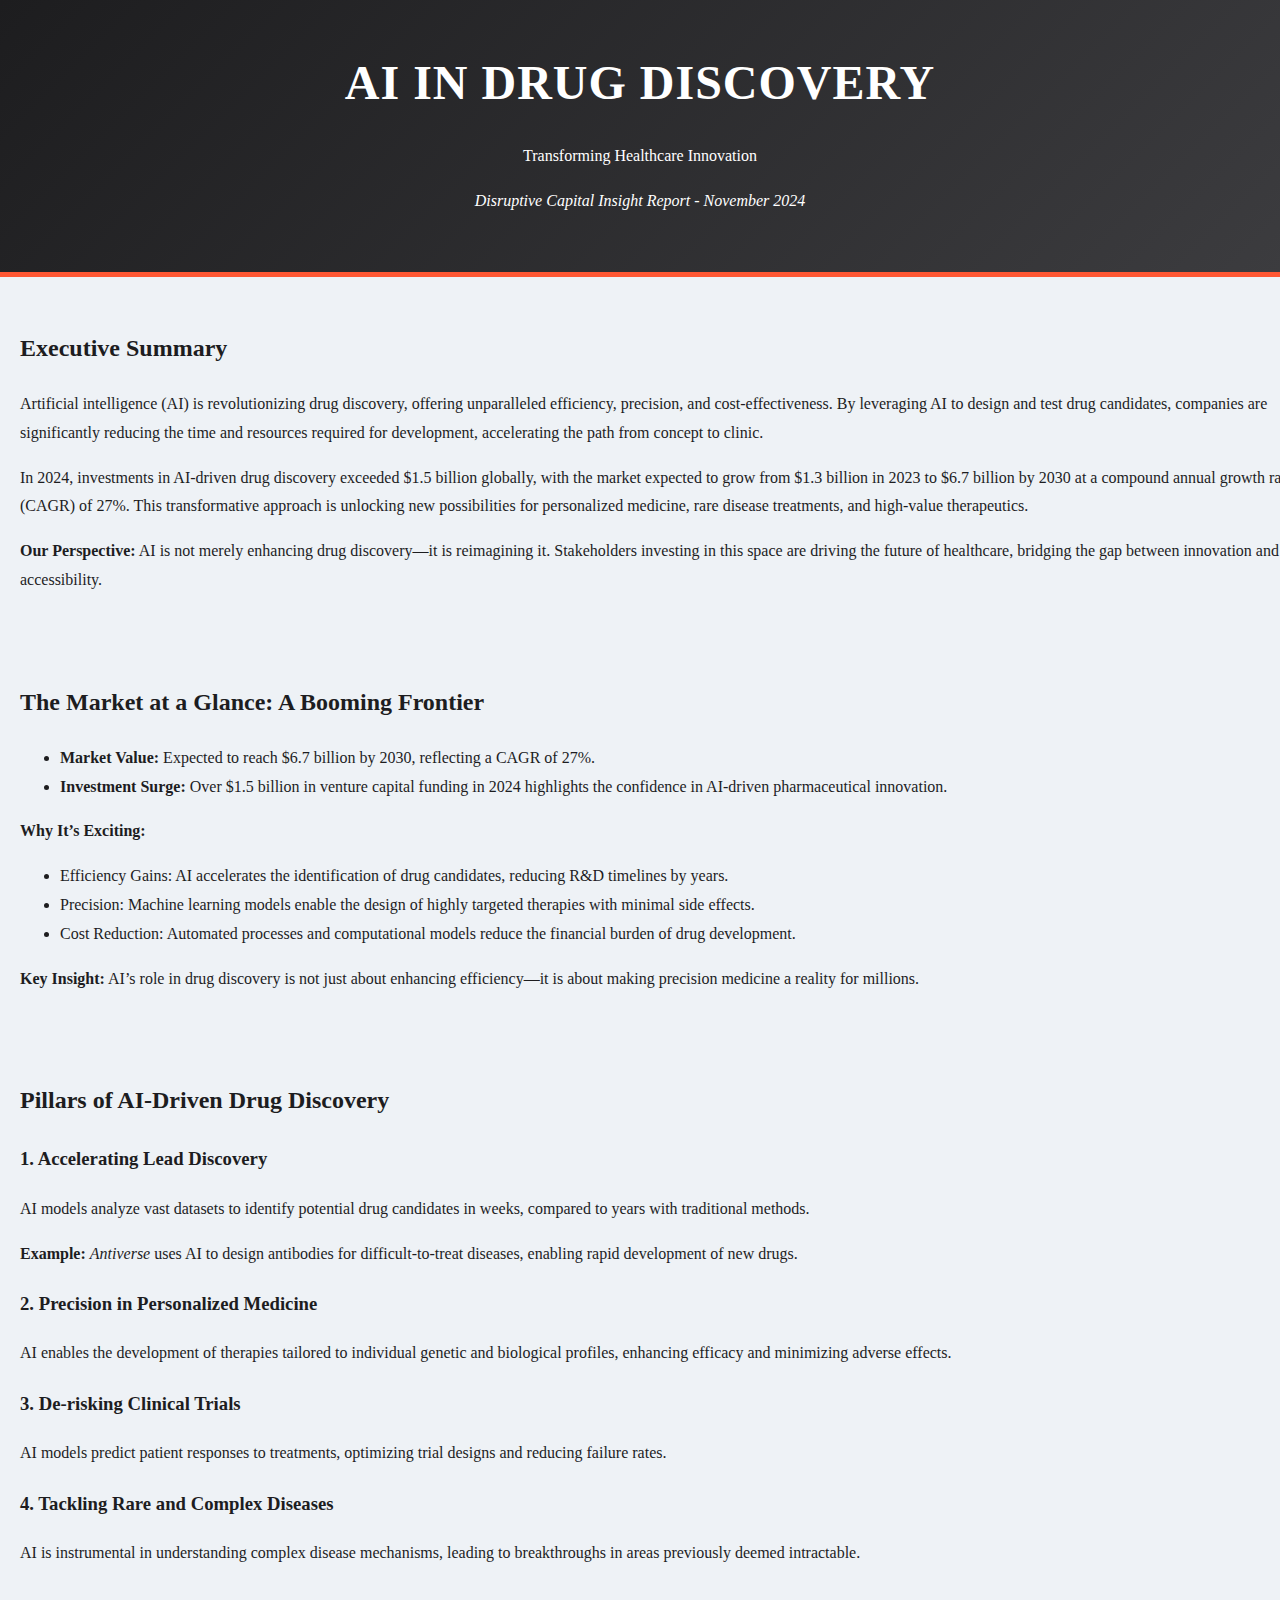
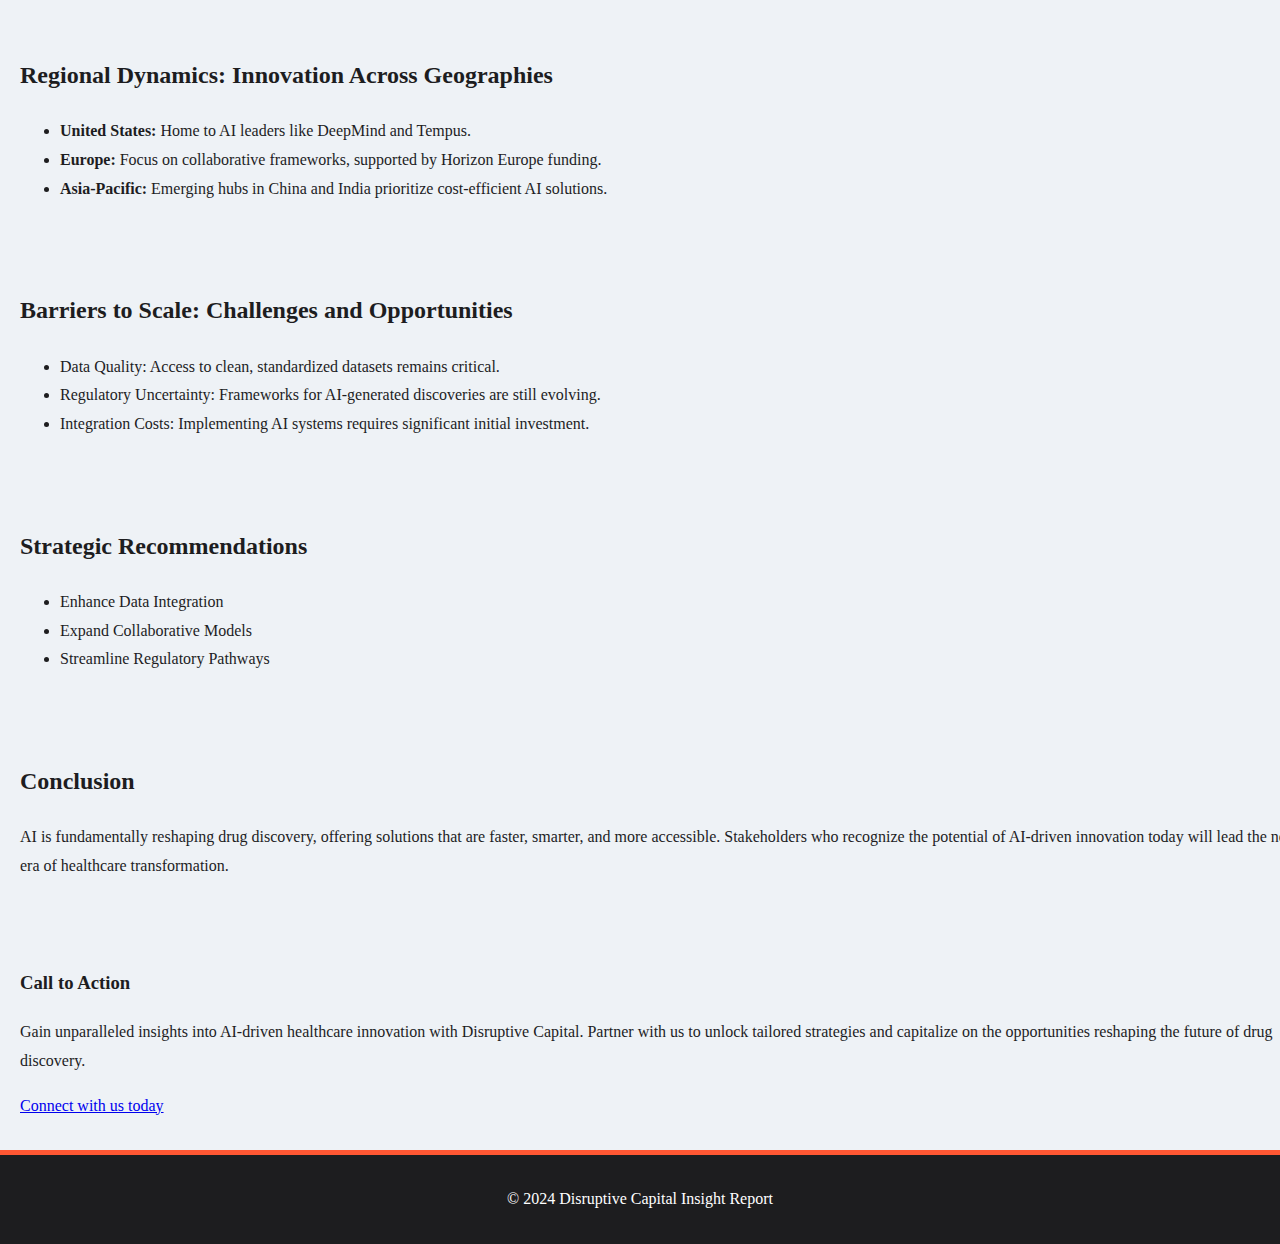
<file: AIDrugDiscRep.html>
<!DOCTYPE html>
<html lang="en">
<head>
    <meta charset="UTF-8">
    <meta name="viewport" content="width=device-width, initial-scale=1.0">
    <title>AI in Drug Discovery: Transforming Healthcare Innovation</title>
    <style>
        /* General Body Styling */
        body {
            font-family: Roboto;
            margin: 0;
            padding: 0;
            background-color: #eef2f6;
            color: #1d1d1f;
            line-height: 1.8;
        }

        /* Header Styling */
        header {
            background: linear-gradient(135deg, #1d1d1f, #3c3c3f);
            color: #fff;
            padding: 40px;
            text-align: center;
            border-bottom: 5px solid #ff5733;
        }

        header h1 {
            font-size: 3rem;
            margin: 0;
            text-transform: uppercase;
            letter-spacing: 1px;
        }

        header h2 {
            font-size: 1.5rem;
            margin-top: 15px;
            font-weight: 400;
            opacity: 0.8;
        }

        /* Main Content Container */
        main {
            display: flex;
            flex-direction: column;
            gap: 50px;
            margin: 30px auto;
            padding: 0 20px;
            width: 100%;
            max-width: 1400px;
        }

        /* Section Layout */
        .section {
            display: flex;
            flex-direction: column;
            background: #fff;
            padding: 30px;
            border-radius: 12px;
            box-shadow: 0 8px 20px rgba(0, 0, 0, 0.1);
            transition: transform 0.2s ease, box-shadow 0.2s ease;
        }

        .section:hover {
            transform: translateY(-5px);
            box-shadow: 0 12px 25px rgba(0, 0, 0, 0.2);
        }

        /* Content Styling */
        .content {
            margin-bottom: 20px;
        }

        .content h2 {
            font-size: 2rem;
            margin-bottom: 15px;
            color: #333;
        }

        .content h3 {
            font-size: 1.6rem;
            margin-bottom: 15px;
            color: #444;
        }

        .content p, .content ul {
            font-size: 1.2rem;
            color: #555;
            margin-bottom: 15px;
        }

        .content ul {
            margin-left: 20px;
            list-style-type: disc;
        }

        /* Chart Container */
        .chart-container {
            background: #f7f9fc;
            padding: 20px;
            border-radius: 12px;
            text-align: center;
        }

        canvas {
            width: 100%;
            max-width: 800px;
            height: auto;
        }

        /* Description Box */
        .description {
            background: #f7f9fc;
            border-left: 5px solid #ff5733;
            padding: 20px;
            border-radius: 8px;
            font-size: 1.2rem;
        }

        .description strong {
            color: #333;
        }

        /* Footer Styling */
        footer {
            background: #1d1d1f;
            color: #fff;
            text-align: center;
            padding: 30px;
            font-size: 1rem;
            margin-top: 30px;
            border-top: 5px solid #ff5733;
        }

        footer p {
            margin: 0;
        }

        /* Responsive Styling */
        @media (max-width: 768px) {
            main {
                padding: 0 10px;
            }

            .section {
                flex-direction: column;
            }

            .chart-container {
                border-radius: 12px;
            }
        }
    </style>
</head>
<body>
    <header>
        <h1>AI in Drug Discovery</h1>
        <p>Transforming Healthcare Innovation</p>
        <p><em>Disruptive Capital Insight Report - November 2024</em></p>
    </header>
    <main>
        <section>
            <h2>Executive Summary</h2>
            <p>Artificial intelligence (AI) is revolutionizing drug discovery, offering unparalleled efficiency, precision, and cost-effectiveness. By leveraging AI to design and test drug candidates, companies are significantly reducing the time and resources required for development, accelerating the path from concept to clinic.</p>
            <p>In 2024, investments in AI-driven drug discovery exceeded $1.5 billion globally, with the market expected to grow from $1.3 billion in 2023 to $6.7 billion by 2030 at a compound annual growth rate (CAGR) of 27%. This transformative approach is unlocking new possibilities for personalized medicine, rare disease treatments, and high-value therapeutics.</p>
            <div class="highlight">
                <p><strong>Our Perspective:</strong> AI is not merely enhancing drug discovery—it is reimagining it. Stakeholders investing in this space are driving the future of healthcare, bridging the gap between innovation and accessibility.</p>
            </div>
        </section>
        <section>
            <h2>The Market at a Glance: A Booming Frontier</h2>
            <ul>
                <li><strong>Market Value:</strong> Expected to reach $6.7 billion by 2030, reflecting a CAGR of 27%.</li>
                <li><strong>Investment Surge:</strong> Over $1.5 billion in venture capital funding in 2024 highlights the confidence in AI-driven pharmaceutical innovation.</li>
            </ul>
            <p><strong>Why It’s Exciting:</strong></p>
            <ul>
                <li>Efficiency Gains: AI accelerates the identification of drug candidates, reducing R&D timelines by years.</li>
                <li>Precision: Machine learning models enable the design of highly targeted therapies with minimal side effects.</li>
                <li>Cost Reduction: Automated processes and computational models reduce the financial burden of drug development.</li>
            </ul>
            <p><strong>Key Insight:</strong> AI’s role in drug discovery is not just about enhancing efficiency—it is about making precision medicine a reality for millions.</p>
        </section>
        <section>
            <h2>Pillars of AI-Driven Drug Discovery</h2>
            <h3>1. Accelerating Lead Discovery</h3>
            <p>AI models analyze vast datasets to identify potential drug candidates in weeks, compared to years with traditional methods.</p>
            <p><strong>Example:</strong> <em>Antiverse</em> uses AI to design antibodies for difficult-to-treat diseases, enabling rapid development of new drugs.</p>
            <h3>2. Precision in Personalized Medicine</h3>
            <p>AI enables the development of therapies tailored to individual genetic and biological profiles, enhancing efficacy and minimizing adverse effects.</p>
            <h3>3. De-risking Clinical Trials</h3>
            <p>AI models predict patient responses to treatments, optimizing trial designs and reducing failure rates.</p>
            <h3>4. Tackling Rare and Complex Diseases</h3>
            <p>AI is instrumental in understanding complex disease mechanisms, leading to breakthroughs in areas previously deemed intractable.</p>
        </section>
        <section>
            <h2>Regional Dynamics: Innovation Across Geographies</h2>
            <ul>
                <li><strong>United States:</strong> Home to AI leaders like DeepMind and Tempus.</li>
                <li><strong>Europe:</strong> Focus on collaborative frameworks, supported by Horizon Europe funding.</li>
                <li><strong>Asia-Pacific:</strong> Emerging hubs in China and India prioritize cost-efficient AI solutions.</li>
            </ul>
        </section>
        <section>
            <h2>Barriers to Scale: Challenges and Opportunities</h2>
            <ul>
                <li>Data Quality: Access to clean, standardized datasets remains critical.</li>
                <li>Regulatory Uncertainty: Frameworks for AI-generated discoveries are still evolving.</li>
                <li>Integration Costs: Implementing AI systems requires significant initial investment.</li>
            </ul>
        </section>
        <section>
            <h2>Strategic Recommendations</h2>
            <ul>
                <li>Enhance Data Integration</li>
                <li>Expand Collaborative Models</li>
                <li>Streamline Regulatory Pathways</li>
            </ul>
        </section>
        <section>
            <h2>Conclusion</h2>
            <p>AI is fundamentally reshaping drug discovery, offering solutions that are faster, smarter, and more accessible. Stakeholders who recognize the potential of AI-driven innovation today will lead the next era of healthcare transformation.</p>
        </section>
        <div class="cta">
            <h3>Call to Action</h3>
            <p>Gain unparalleled insights into AI-driven healthcare innovation with Disruptive Capital. Partner with us to unlock tailored strategies and capitalize on the opportunities reshaping the future of drug discovery.</p>
            <a href="#">Connect with us today</a>
        </div>
    </main>
    <footer>
        <p>© 2024 Disruptive Capital Insight Report</p>
    </footer>
</body>
</html>
</file>
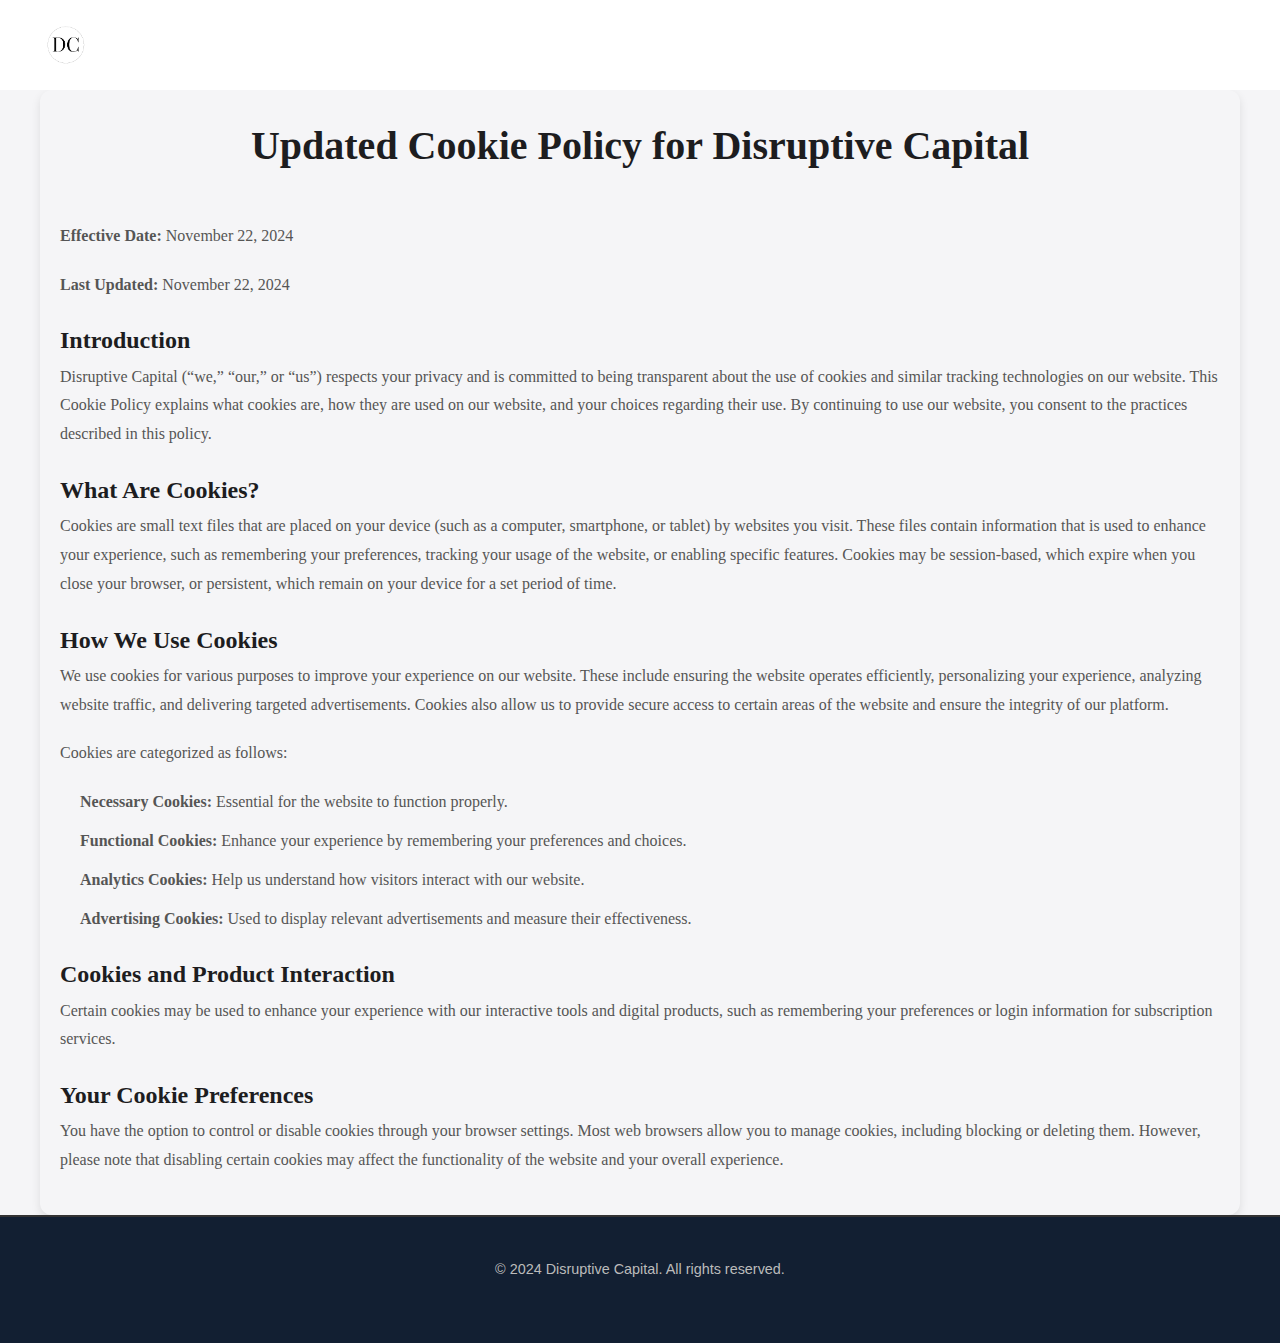
<file: cookie.html>
<!DOCTYPE html>
<html lang="en">
<head>
    <meta charset="UTF-8">
    <meta name="viewport" content="width=device-width, initial-scale=1.0">
    <link rel="stylesheet" href="styles.css">
</head>
<body>
    <!-- Header -->
    <header class="header">
        <div class="logo">
            <img src="./images/dclogo.png" alt="Disruptive Capital Logo">
        </div>
    </header>

    <!-- Main Content -->
    <main class="content">
        <h1>Updated Cookie Policy for Disruptive Capital</h1>
        <p><strong>Effective Date:</strong> November 22, 2024</p>
        <p><strong>Last Updated:</strong> November 22, 2024</p>

        <section>
            <h2>Introduction</h2>
            <p>
                Disruptive Capital (“we,” “our,” or “us”) respects your privacy and is committed to being
                transparent about the use of cookies and similar tracking technologies on our website. This
                Cookie Policy explains what cookies are, how they are used on our website, and your choices
                regarding their use. By continuing to use our website, you consent to the practices described in
                this policy.
            </p>
        </section>

        <section>
            <h2>What Are Cookies?</h2>
            <p>
                Cookies are small text files that are placed on your device (such as a computer, smartphone, or
                tablet) by websites you visit. These files contain information that is used to enhance your
                experience, such as remembering your preferences, tracking your usage of the website, or
                enabling specific features. Cookies may be session-based, which expire when you close your
                browser, or persistent, which remain on your device for a set period of time.
            </p>
        </section>

        <section>
            <h2>How We Use Cookies</h2>
            <p>
                We use cookies for various purposes to improve your experience on our website. These include
                ensuring the website operates efficiently, personalizing your experience, analyzing website
                traffic, and delivering targeted advertisements. Cookies also allow us to provide secure access to
                certain areas of the website and ensure the integrity of our platform.
            </p>
            <p>Cookies are categorized as follows:</p>
            <ul>
                <li><strong>Necessary Cookies:</strong> Essential for the website to function properly.</li>
                <li><strong>Functional Cookies:</strong> Enhance your experience by remembering your preferences and choices.</li>
                <li><strong>Analytics Cookies:</strong> Help us understand how visitors interact with our website.</li>
                <li><strong>Advertising Cookies:</strong> Used to display relevant advertisements and measure their effectiveness.</li>
            </ul>
        </section>

        <section>
            <h2>Cookies and Product Interaction</h2>
            <p>
                Certain cookies may be used to enhance your experience with our interactive tools and digital
                products, such as remembering your preferences or login information for subscription services.
            </p>
        </section>

        <section>
            <h2>Your Cookie Preferences</h2>
            <p>
                You have the option to control or disable cookies through your browser settings. Most web
                browsers allow you to manage cookies, including blocking or deleting them. However, please
                note that disabling certain cookies may affect the functionality of the website and your overall
                experience.
            </p>
        </section>
    </main>

    <!-- Footer -->
    <footer class="site-footer">
        <p>&copy; 2024 Disruptive Capital. All rights reserved.</p>
    </footer>
</body>
</html>
</file>
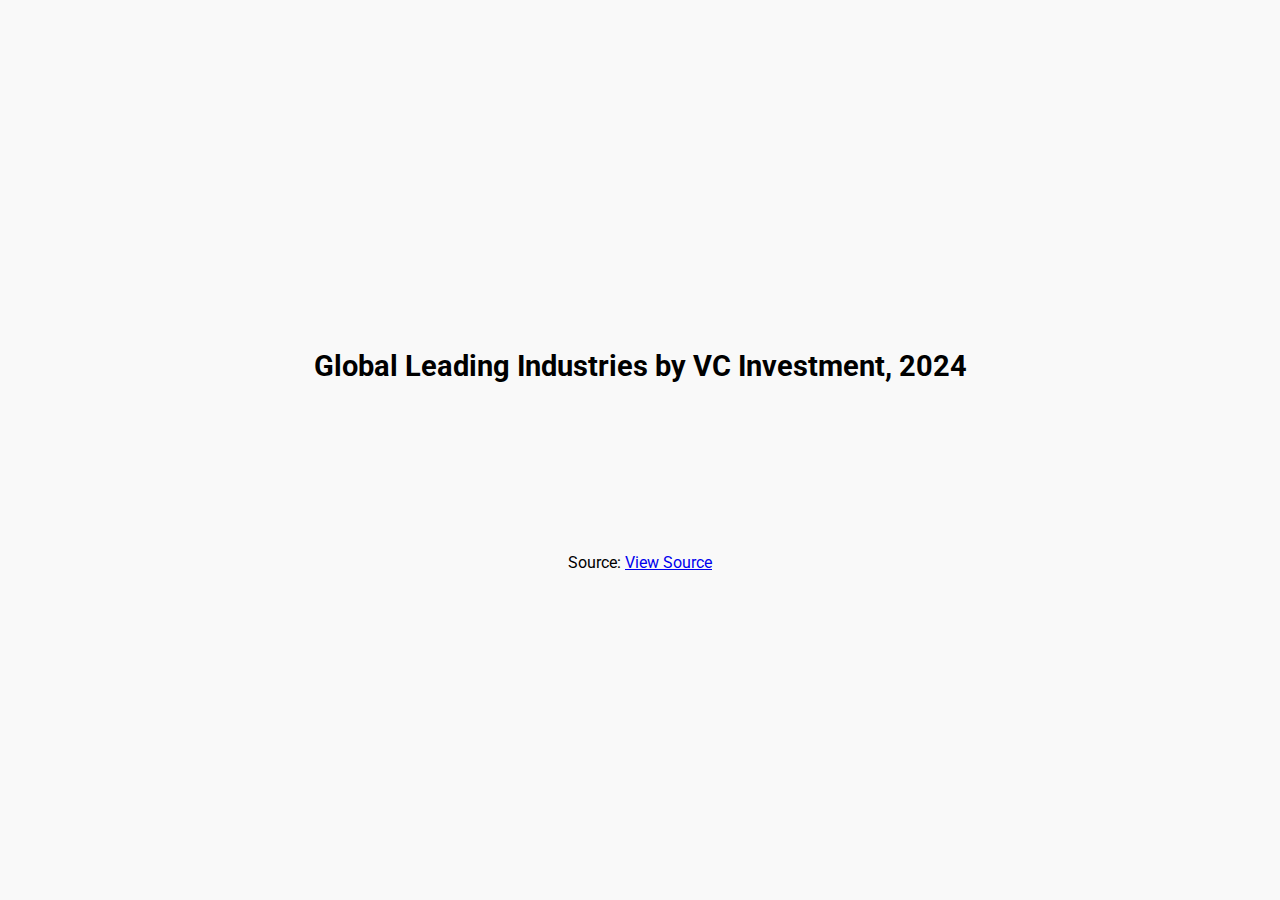
<file: globalleadingind.html>
<!DOCTYPE html>
<html lang="en">
<head>
    <meta charset="UTF-8">
    <meta name="viewport" content="width=device-width, initial-scale=1.0">
    <script src="https://d3js.org/d3.v7.min.js"></script>
    <style>
        @import url('https://fonts.googleapis.com/css2?family=Roboto:wght@400;500&display=swap');

        body {
            margin: 0;
            padding: 0px;
            font-family: 'Roboto', sans-serif;
            background-color: #f9f9f9;
            display: flex;
            flex-direction: column;
            align-items: center;
            justify-content: center;
            height: 100vh;
        }

        h1 {
            margin: 20px 0;
            font-size: 1.8rem;
            font-weight: 200px;
            color: #000000;
        }

        svg {
            font-size: 12px;
        }

        .bar {
            fill: #000000;
            transition: fill 0.3s, transform 0.2s;
            cursor: pointer;
        }

        .bar:hover {
            fill: #121F32;
            transform: scale(1.02);
        }

        .value {
            fill: #ffffff;
            font-weight: bold;
            text-anchor: end;
        }

        .axis path,
        .axis line {
            stroke: #ccc;
        }
    </style>
</head>
<body>
    <h1>Global Leading Industries by VC Investment, 2024</h1>
    <svg id="chart"></svg>

    <script>
        // Data for the chart
        const data = [
            { industry: "Enterprise Software", value: 53.4 },
            { industry: "Health", value: 51.2 },
            { industry: "Fintech", value: 25.6 },
            { industry: "Transportation", value: 23.4 },
            { industry: "Energy", value: 20.0 },
            { industry: "Robotics", value: 14.7 },
            { industry: "Security", value: 14.1 },
            { industry: "Semiconductors", value: 11.3 },
            { industry: "Food", value: 10.9 },
            { industry: "Marketing", value: 7.0 }
        ];

        // Set up dimensions and margins
        const margin = { top: 20, right: 30, bottom: 30, left: 180 };
        const width = 800 - margin.left - margin.right;
        const height = 500 - margin.top - margin.bottom;

        const svg = d3
            .select("#chart")
            .attr("width", width + margin.left + margin.right)
            .attr("height", height + margin.top + margin.bottom)
            .append("g")
            .attr("transform", `translate(${margin.left},${margin.top})`);

        // Create scales
        const x = d3
            .scaleLinear()
            .domain([0, d3.max(data, d => d.value)])
            .range([0, width]);

        const y = d3
            .scaleBand()
            .domain(data.map(d => d.industry))
            .range([0, height])
            .padding(0.1);

        // Create axes
        const xAxis = d3.axisBottom(x).ticks(5).tickFormat(d => `$${d}B`);
        const yAxis = d3.axisLeft(y);

        // Append axes
        svg.append("g")
            .attr("transform", `translate(0,${height})`)
            .call(xAxis);

        svg.append("g")
            .call(yAxis);

        // Draw bars
        svg.selectAll(".bar")
            .data(data)
            .enter()
            .append("rect")
            .attr("class", "bar")
            .attr("y", d => y(d.industry))
            .attr("height", y.bandwidth())
            .attr("x", 0)
            .attr("width", 0) // Start with width 0 for animation
            .transition()
            .duration(1000)
            .delay((d, i) => i * 100)
            .attr("width", d => x(d.value));

        // Add value labels
        svg.selectAll(".value")
            .data(data)
            .enter()
            .append("text")
            .attr("class", "value")
            .attr("y", d => y(d.industry) + y.bandwidth() / 2 + 4)
            .attr("x", 0) // Start at 0 for animation
            .text(d => `$${d.value}B`)
            .transition()
            .duration(1000)
            .delay((d, i) => i * 100)
            .attr("x", d => x(d.value) - 5);

        // Interactivity
        svg.selectAll(".bar")
            .on("mouseover", function (event, d) {
                d3.select(this).transition().duration(200).attr("fill", "#66b3ff");
            })
            .on("mouseout", function () {
                d3.select(this).transition().duration(200).attr("fill", "#aec6cf");
            })
            .on("click", (event, d) => {
                alert(`Industry: ${d.industry}\nInvestment: $${d.value}B`);
            });
    </script>



<div class="source-link">
    Source: <a href="https://dealroom.co/guides/global" target="_blank" rel="noopener noreferrer">View Source</a>
  </div>
</body>
</html>
</file>
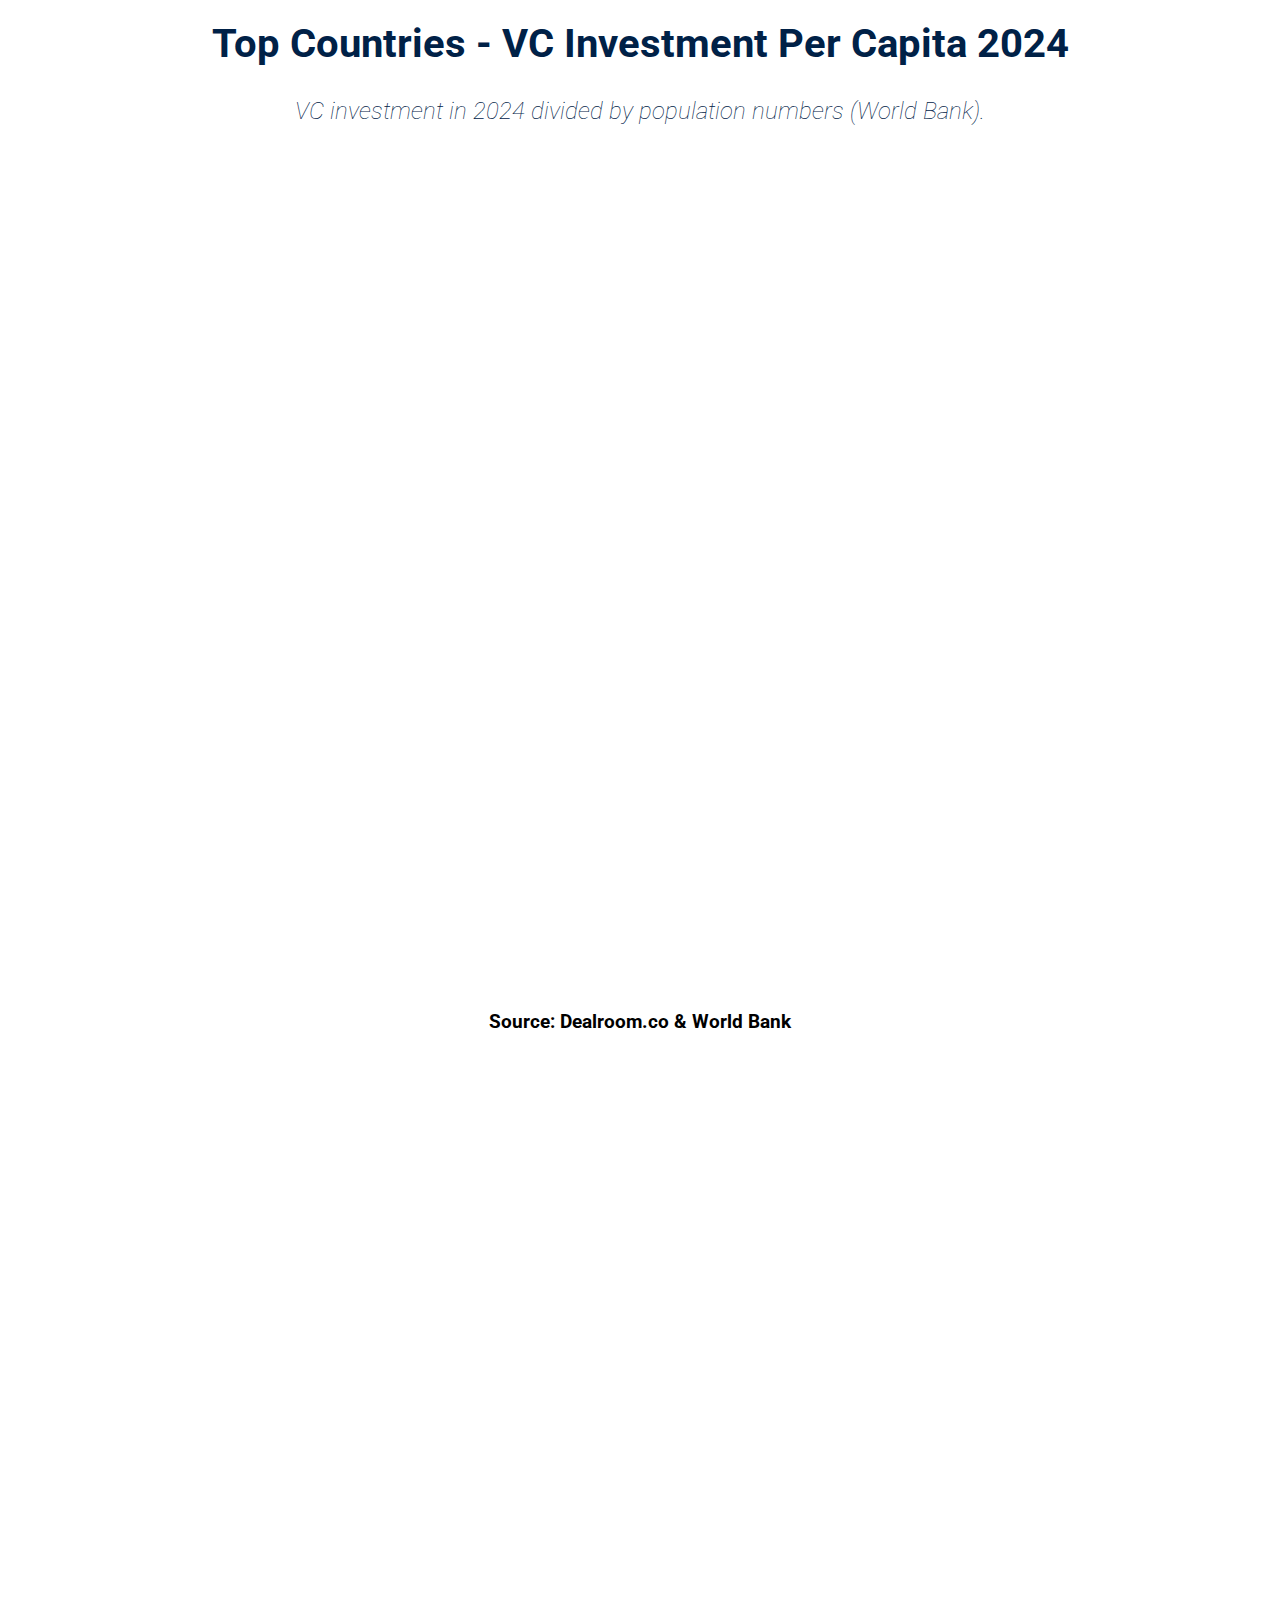
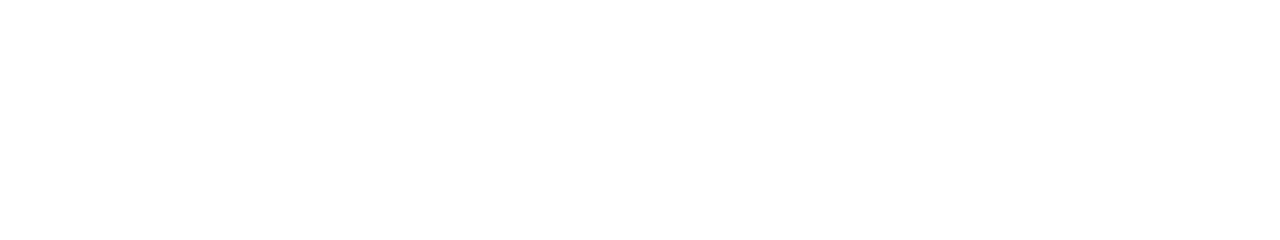
<file: heatmap.html>
<!DOCTYPE html>
<html lang="en">
<head>
    <meta charset="UTF-8">
    <meta name="viewport" content="width=device-width, initial-scale=1.0">
    <script src="https://d3js.org/d3.v7.min.js"></script>
    <link href="https://fonts.googleapis.com/css2?family=Roboto:wght@400;700&display=swap" rel="stylesheet">
    
    <style>
        body {
            margin: 0;
            font-family: 'Roboto';
            background-color: #ffffff;
            overflow: hidden;
            display: flex;
            flex-direction: column;
            align-items: center;
            justify-content: center;
        }

        h1 {
            margin: 20px 0;
            font-size: 2.5rem;
            font-weight: 700;
            color: #002147;
            text-align: center;
            animation: fadeIn 2s ease-in-out;
            margin-bottom: 10px;
        }

        h2{
            font-family: 'Roboto';
            margin: 20px 0;
            font-size: 1.5rem;
            font-weight: 100;
            color: #002147;
            text-align: center;
            animation: fadeIn 2s ease-in-out;
            margin-bottom: 0px;

        }


        .map-container {
            position: relative;
            width: 100%;
            max-width: 1200px;
            height: 80vh;
            opacity: 0;
            transform: translateY(100%);
            animation: glideIn 1.5s ease-out forwards;
            padding-bottom: 10%;
        }

        svg {
            width: 100%;
            height: 80%;
        }

        .country {
            fill: #d3d3d3;
            stroke: #888;
            stroke-width: 0.5px;
            cursor: pointer;
            transition: fill 0.3s;
        }

        .country:hover {
            fill: #002147;
        }

        .highlighted {
            fill: #405d7e;
            animation: pulse 1.5s infinite;
        }

        @keyframes pulse {
            0%, 100% {
                opacity: 1;
            }
            50% {
                opacity: 0.7;
            }
        }

        @keyframes fadeIn {
            from {
                opacity: 0;
            }
            to {
                opacity: 1;
            }
        }

        @keyframes glideIn {
            from {
                opacity: 0;
                transform: translateY(100%);
            }
            to {
                opacity: 1;
                transform: translateY(0);
            }
        }

        .tooltip {
            position: absolute;
            background: white;
            border-radius: 4px;
            padding: 10px;
            font-size: 0.9rem;
            box-shadow: 0 2px 8px rgba(0, 0, 0, 0.2);
            visibility: hidden;
            opacity: 0;
            transition: opacity 0.2s, transform 0.2s;
        }

        .tooltip strong {
            font-size: 1rem;
            color: #002147;
        }
    </style>
</head>
<body>

    
    <h1>Top Countries - VC Investment Per Capita 2024</h1>
    <h2><i>VC investment in 2024 divided by population numbers (World Bank).</i></h3>
    <br>

    <div class="map-container">
        <svg id="world-map"></svg>
        <div class="tooltip" id="tooltip"></div>
    </div>

    <h3>Source: Dealroom.co & World Bank</h3>
    

    <script>
        const width = document.querySelector(".map-container").offsetWidth;
        const height = document.querySelector(".map-container").offsetHeight;

        const svg = d3.select("#world-map");
        const tooltip = document.getElementById("tooltip");

        // VC investment data
        const vcData = {
            "Singapore": 507,
            "USA": 449,
            "Israel": 301,
            "Switzerland": 278,
            "United Arab Emirates": 249,
            "Sweden": 207,
            "United Kingdom": 207,
            "Ireland": 172,
            "Norway": 171,
            "Canada": 155,
            "Estonia": 145,
            "Denmark": 142,
            "Netherlands": 130,
            "Hong Kong": 122,
            "Finland": 104,
            "France": 101,
            "Belgium": 90,
            "Australia": 86,
            "Germany": 86,
            "South Korea": 59
        };

        // Create a projection and path generator
        const projection = d3.geoMercator()
            .scale(140)
            .translate([width / 2, height / 2]);

        const path = d3.geoPath().projection(projection);

        // Load GeoJSON data
        d3.json("https://raw.githubusercontent.com/holtzy/D3-graph-gallery/master/DATA/world.geojson")
            .then((geojson) => {
                // Filter the GeoJSON to include only countries in vcData
                const filteredGeoJSON = geojson.features.filter((d) => vcData[d.properties.name] !== undefined);

                // Draw countries
                svg.selectAll(".country")
                    .data(filteredGeoJSON)
                    .enter()
                    .append("path")
                    .attr("d", path)
                    .attr("class", "country")
                    .on("mouseover", function (event, d) {
                        // Get country name
                        const countryName = d.properties.name;
                        const vcValue = vcData[countryName] || "No data";

                        // Show tooltip
                        tooltip.style.visibility = "visible";
                        tooltip.style.opacity = 1;
                        tooltip.style.left = `${event.pageX + 10}px`;
                        tooltip.style.top = `${event.pageY - 20}px`;
                        tooltip.innerHTML = `<strong>${countryName}</strong><br>VC Investment: $${vcValue}`;
                    })
                    .on("mouseout", () => {
                        tooltip.style.visibility = "hidden";
                        tooltip.style.opacity = 0;
                    })
                    .on("click", function (event, d) {
                        // Remove highlight from other countries
                        svg.selectAll(".country").classed("highlighted", false);

                        // Highlight clicked country
                        d3.select(this).classed("highlighted", true);
                    });
            })
            .catch((error) => console.error("Error loading GeoJSON data:", error));

        // Resize handling
        window.addEventListener("resize", () => {
            const newWidth = document.querySelector(".map-container").offsetWidth;
            const newHeight = document.querySelector(".map-container").offsetHeight;
            projection.translate([newWidth / 2, newHeight / 2]).scale(140);
            svg.selectAll("path").attr("d", path);
        });
    </script>
</body>
</html>
</file>
<file: styles.css>
/* General Reset */
* {
    margin: 0;
    padding: 0;
    box-sizing: border-box;
    scroll-behavior: smooth;
}

body {
    font-family: Roboto;
    color: #000000;
    background-color: #ffffff;
    line-height: 1.6;
}

/* Header */
.header {
    display: flex;
    justify-content: space-between;
    align-items: center;
    padding: 20px 40px;
    border-bottom: 1px solid rgba(255, 255, 255, 0.2); /* Subtle border for visibility */
    position: sticky;
    top: 0;
    background: #ffffff; /* Transparent black background */
    z-index: 10;
    box-shadow: 0 2px 4px rgba(255, 255, 255, 0); /* Optional: shadow for readability */
    transition: background-color 0.3s ease;
}

.header:hover {
    background: #ffffff; /* Slightly darker on hover for readability */
    color: white;
}
.logo {
    display: flex;
    align-items: center;
    font-size: 1.5rem;
    font-weight: bold;  
    color: rgb(0, 0, 0);
}

.logo img {
    width: 50px; /* Adjust this value to set the width */
    height: auto; /* Maintain aspect ratio */
    display: block; /* Ensures proper layout */
  }
  

.logo img.logo {
    height: 5px; /* Adjust height as needed */
    margin-right: 10px; /* Add spacing between the image and the text */
}

.logo:hover {
    color:rgb(255, 255, 255);
}

.logo {
    display: flex; /* Aligns logo and text */
    align-items: center; /* Vertically aligns items */
    gap: 10px; /* Adds spacing between logo and text */
  }
  

.nav a {
    margin: 10px 15px;
    text-decoration: none;
    color: #000000;
    font-size: .5rem;
    font-weight: 200px;
    position: relative; /* Needed for pseudo-element positioning */
    display: inline-block;
    transition: color 0.3s ease; /* Smooth color change on hover */
}

.nav a::after {
    content: '';
    position: absolute;
    left: 0;
    bottom: -3px; /* Adjust as needed for spacing from the text */
    width: 0;
    height: 2px; /* Thickness of the underline */
    background-color: #000000; /* Color of the underline */
    transition: width 0.3s ease-in-out; /* Smooth animation for the underline */
}

.nav a:hover {
    color: #000000; /* Optional: Change text color on hover */
    text-decoration: none;
}

.nav a:hover::after {
    width: 100%; /* Expand underline to full width on hover */
}


.cta-button {
    padding: 10px 25px;
    background: #8d1cd7;
    color: #fff;
    border: none;
    border-radius: 20px;
    font-size: 1rem;
    cursor: pointer;
    transition: background 0.3s ease, transform 0.3s ease;
}

.cta-button:hover {
    background: #7612ce;
    transform: scale(1.05);
}

/* Hero Section */
/* Hero Section with Background Images */
.hero {
    position: relative;
    display: flex;
    align-items: center;
    justify-content: space-between;
    padding: 350px 40px; /* Adjust padding as needed */
    height: 70vh; /* Quarter-height of the viewport */
    overflow: hidden;
    background: url("images/imgOne.jpg") center/cover no-repeat; /* Default background image */
    animation: fadeBackground 15s infinite;
    box-sizing: border-box; /* Rotating background animation */
}

@keyframes fadeBackground {
    10% {
        background-image: url("images/imgOne.jpg");
    }
    25% {
        background-image: url("images/img2.jpg");
    }
    50% {
        background-image: url("images/imgThree.jpg");
    }
    75% {
        background-image: url("images/imgFour.jpg");
    }
}

.hero-content {
    z-index: 1; /* Ensure content is above the background */
    color: #ffffff; /* Ensure text is readable */
    flex: 1; /* Allow content to take up the left side */
    padding-right: 20px; /* Adjust spacing from right edge */
}

.hero-content h1,
.hero-content p {
    margin-bottom: 20px;
}

.cta-button {
    padding: 10px 25px;
    background: #8d1cd7;
    color: #061c8d;
    border: none;
    border-radius: 20px;
    font-size: 1rem;
    cursor: pointer;
    transition: background 0.3s ease, transform 0.3s ease;
}

.cta-button:hover {
    background: #ffffff;
    transform: scale(1.05);
}


.hero-content h1 {
    font-size: 3rem;
    font-weight: 200px;
    margin-bottom: 20px;
    opacity: 1;
    color:#ffffff;
    transform: translateY(50px);
    animation: fadeInUp 1s forwards ease-in-out;
}

.hero-content p {
    font-size: 1.2rem;
    margin-bottom: 100px;
    opacity: 1;
    transform: translateY(50px);
    animation: fadeInUp 1.5s forwards ease-in-out;
}

.hero-image img {
    max-width: 10%;
    border-radius: 10px;
    box-shadow: 0 5px 15px rgba(0, 0, 0, 0.2);
    opacity: 0;
    transform: scale(0.9);
    animation: fadeIn 2s forwards ease-in-out;
}

/* Featured Reports */
.featured-reports {
    padding: 80px 40px;
    text-align: center;
    background: #ffffff;
    border-top: 1px solid #e5e5e5;
}

.featured-reports h2 {
    font-size: 2.5rem;
    margin-bottom: 40px;
    animation: fadeInUp 1s ease-in-out;
}

/* Floating Animation */
@keyframes float {
    0% {
        transform: translateY(0px);
    }
    50% {
        transform: translateY(5px);
    }
    100% {
        transform: translateY(0px);
    }
}

/* Apply floating animation to report cards */
.featured-reports .report-card {
    animation: float 4s infinite ease-in-out;
    background-color: #f9f9f9;
    border-radius: 10px;
    box-shadow: 0 4px 10px rgba(0, 0, 0, 0.1);
    padding: 15px;
    text-align: center;
    transition: transform 3s ease;
}

.featured-reports .report-card:hover {
    transform: translateY(-5px); /* Small lift on hover for additional effect */
    box-shadow: 0 8px 15px rgba(0, 0, 0, 0.2); /* Enhanced shadow on hover */
}

.report-grid {
    display: grid;
    grid-template-columns: repeat(3, 1fr); /* 3 columns */
    gap: 10px; /* Space between items */
    justify-items: stretch; /* Ensure items stretch to fill columns */
    align-items: stretch; /* Ensure items stretch to fill rows */
    grid-auto-flow: dense;
  }
  
  .report-card {
    background: #fff;
    border: 1px solid #e5e5e5;
    border-radius: 8px;
    overflow: hidden;
    text-align: center;
    box-shadow: 0 2px 5px rgba(0, 0, 0, 0.1);
    height: 100%; /* Make all cards the same height */
    width: 80%;
    display: flex;
    flex-direction: column;
    justify-content: space-between; /* Space out content inside the card */
  }
  

.report-card:hover {
    transform: translateY(-10px); /* Adds a lift effect */
    box-shadow: 0 8px 20px rgba(0, 0, 0, 0.2);
}

.report-card img {
    width: 100%; /* Full width */
    height: 200px; /* Fixed height for images */
    object-fit: cover; /* Maintains aspect ratio */
    border-bottom: 1px solid #e5e5e5;
}

.report-card h3 {
    font-size: 1.2rem;
    font-weight: 600;
    margin: 15px;
}

.report-card p {
    font-size: 0.9rem;
    color: #3c3c3c;
    margin: 0 15px 15px 15px;
}

.report-button {
    display: inline-block;
    margin: 10px 15px;
    padding: 10px 15px;
    font-size: 1rem;
    font-weight: bold;
    text-decoration: none;
    color: rgb(255, 255, 255);
    background-color: #000000;
    border-radius: none;
    transition: background-color 0.3s ease, transform 0.3s ease;
    text-align: center;
}

.report-button:hover {
    background-color: #ffffff;
    transform: translateY(-3px);
}

@media (max-width: 768px) {
    .report-grid {
        grid-template-columns: repeat(2, 1fr); /* 2 columns */
        grid-template-rows: auto; /* Adjusts rows dynamically */
    }
}

@media (max-width: 480px) {
    .report-grid {
        grid-template-columns: 1fr; /* Single column for small screens */
        grid-template-rows: auto;
    }
}


/* Contact Hero Section */
.contact-hero {
    text-align: center;
    padding: 100px 20px;
    background: linear-gradient(to bottom, #f9f9f9, #ffffff);
}

.contact-hero .headline {
    font-size: 3rem;
    font-weight: 700px;
    color: #000;
}

.contact-hero .subheadline {
    font-size: 1.2rem;
    margin: 20px 0;
    color: #555;
}

.talk-to-us {
    margin-top: 30px;
    padding: 10px 30px;
    font-size: 1rem;
    border-radius: 20px;
    background: #9c0a90;
    color: #fff;
    text-decoration: none;
    transition: background-color 0.3s ease, transform 0.3s ease;
}

.talk-to-us:hover {
    background: #ff00d0;
    transform: scale(1.05);
}

/* Contact Form Section */
.contact-form-section {
    padding: 80px 20px;
    background: #ffffff;
    text-align: center;
}

.contact-form-section h2 {
    font-size: 2.5rem;
    font-weight: 700;
    margin-bottom: 20px;
}

.contact-form-section .section-description {
    font-size: 1rem;
    color: #555;
    margin-bottom: 40px;
}

.contact-form {
    max-width: 500px;
    margin: 0 auto;
    text-align: left;
    display: flex;
    flex-direction: column;
    gap: 20px;
}

.contact-form label {
    font-size: 1rem;
    font-weight: 600;
    color: #333;
}

.contact-form input,
.contact-form textarea {
    padding: 15px;
    font-size: 1rem;
    border: 1px solid #ddd;
    border-radius: 5px;
    width: 100%;
    box-sizing: border-box;
    transition: border-color 0.3s ease;
}

.contact-form input:focus,
.contact-form textarea:focus {
    border-color: #000000;
    outline: none;
}

.contact-form button {
    padding: 15px;
    font-size: 1rem;
    border-radius: 0px;
    border: none;
    background: #000000;
    color: #fff;
    cursor: pointer;
    transition: background-color 0.3s ease, transform 0.3s ease;
}

.contact-form button:hover {
    background: #ffffff;
    transform: scale(1.05);
}

/* Direct Connection Section */
.direct-connection {
    padding: 80px 20px;
    background: #f9f9f9;
    text-align: center;
}

.direct-connection h2 {
    font-size: 2rem;
    font-weight: 700;
    margin-bottom: 20px;
}

.direct-connection p {
    font-size: 1.2rem;
    color: #555;
    margin-bottom: 40px;
}

.direct-connection .cta-button {
    padding: 10px 30px;
    font-size: 1rem;
    border-radius: 0px;
    background: #000000;
    color: #fff;
    text-decoration: none;
    transition: background-color 0.3s ease, transform 0.3s ease;
}

.direct-connection .cta-button:hover {
    background: #ffffff;
    transform: scale(1.05);
}

/* Team Profiles Section */
.team-profiles {
    padding: 80px 20px;
    text-align: center;
    background: #ffffff;
}

.team-profiles h2 {
    font-size: 2.5rem;
    font-family: Roboto;
    font-weight: 700px;
    margin-bottom: 20px;
}

.team-profiles .section-description {
    font-size: rem;
    color: #555;
    margin-bottom: 40px;
    max-width: 600px;
    margin-left: auto;
    margin-right: auto;
}

.team-grid {
    display: grid;
    grid-template-columns: repeat(auto-fit, minmax(250px, 1fr));
    gap: 20px;
    justify-items: center;
}

.team-card {
    text-align: center;
    max-width: 500px;
    padding: 20px;
    border: 1px solid #ddd;
    border-radius: 10px;
    box-shadow: 0 4px 10px rgba(0, 0, 0, 0.1);
    background-color: #ffffff;
}

.team-card img {
    width: 70%; /* Ensures image takes up full width of its container */
    height: 350px; /* Maintains aspect ratio */
    max-height: 500px; /* Limits the height to prevent overly tall images */
    border-radius: 90%; /* Makes the image circular */
    object-fit: cover; /* Ensures the image fits nicely without distortion */
    margin-bottom: 15px;
}

.team-card h3 {
    font-size: 1.2rem;
    margin-bottom: 5px;
    color: #333;
}

.team-card p {
    font-size: 0.9rem;
    color: #555;
}


/* Quotes Section */
.quotes-section {
    padding: 80px 20px;
    text-align: center;
    background: #f9f9f9;
    position: relative;
}

.quotes-section h2 {
    font-size: 2.5rem;
    font-weight: 700;
    margin-bottom: 40px;
    color: #1d1d1f;
}

.quotes-container {
    max-width: 800px;
    margin: 0 auto;
    position: relative;
    overflow: hidden;
    height: 200px; /* Adjust height based on quote length */
}

.quote {
    font-size: 1.2rem;
    font-style: italic;
    color: #555;
    margin: 0;
    opacity: 0;
    transform: translateY(30px);
    transition: all 0.8s ease-in-out;
    position: absolute;
    width: 100%;
    top: 0;
    left: 0;
    visibility: hidden;
}

.quote.active {
    opacity: 1;
    transform: translateY(0);
    visibility: visible;
}

.quote span {
    display: block;
    margin-top: 20px;
    font-size: 1rem;
    color: #333;
    font-weight: 500;
}

/* Login Section */
.login-section {
    display: flex;
    justify-content: center;
    align-items: center;
    flex-direction: column;
    padding: 100px 20px;
    background: #f9f9f9;
}

.login-container,
.create-account-container {
    background: #fff;
    border-radius: 12px;
    box-shadow: 0 10px 30px rgba(0, 0, 0, 0.1);
    padding: 40px;
    width: 100%;
    max-width: 400px;
    margin-bottom: 40px;
    text-align: center;
    transition: transform 0.3s ease, box-shadow 0.3s ease;
}

.login-container:hover,
.create-account-container:hover {
    transform: translateY(-5px);
    box-shadow: 0 15px 40px rgba(0, 0, 0, 0.15);
}

.login-container h1,
.create-account-container h1 {
    font-size: 2.2rem;
    font-weight: 600;
    margin-bottom: 10px;
    color: #1d1d1f;
}

.login-container p,
.create-account-container p {
    font-size: 1rem;
    color: #555;
    margin-bottom: 30px;
}

.login-form label {
    display: block;
    font-size: 1rem;
    color: #333;
    text-align: left;
    margin-bottom: 8px;
    font-weight: 500;
}

.login-form input {
    width: 100%;
    padding: 12px 15px;
    font-size: 1rem;
    border: 1px solid #ddd;
    border-radius: 8px;
    margin-bottom: 20px;
    transition: border-color 0.3s ease;
}

.login-form input:focus {
    border-color: #b6aeff;
    outline: none;
}

.cta-button {
    width: 30%;
    padding: 15px;
    font-size: 1rem;
    font-weight: 600;
    color: #ffffff;
    background: #000000;
    border: 0px;
    border-color: black;
    outline-style:solid;
    outline-width: .5px;
    border-radius: 0px;
    cursor: pointer;
    transition: background-color 0.3s ease, transform 0.3s ease;
}

.cta-button:hover {
    color: #000000;
    background: #ffffff;
    transform: scale(1.02);
}

.action-link {
    font-size: 0.9rem;
    color: #555;
    margin-top: 20px;
}

.action-link a {
    color: #000000;
    text-decoration: none;
    font-weight: 600;
}

.action-link a:hover {
    text-decoration: underline;
}


.subscribe-section {
    text-align: center;
    padding: 20px;
    background-color: #f9f9f9;
    border-radius: 10px;
    margin: 20px auto;
    max-width: 400px;
    box-shadow: 0 4px 10px rgba(0, 0, 0, 0.1);
}

.subscribe-section h2 {
    margin-bottom: 15px;
    font-size: 1.5rem;
}

#subscribe-form {
    display: flex;
    flex-direction: column;
    gap: 10px;
}

#subscribe-form input,
#subscribe-form button {
    padding: 10px;
    font-size: 1rem;
    border: 1px solid #ccc;
    border-radius: 30px;
}

#subscribe-form button {
    background-color: #121F32;
    color: white;
    border: none;
    cursor: pointer;
    transition: background-color 0.3s ease;
}

#subscribe-form button:hover {
    background-color: #121F32;
}

#response-message {
    margin-top: 15px;
    font-size: 0.9rem;
    color: green;
}


#button for report cards
/* Report Button */
.report-button {
    display: inline-block;
    margin-top: 10px;
    padding: 10px 15px;
    font-size: 1rem;
    font-weight: bold;
    text-decoration: none;
    color: white;
    background-color: #000;
    border-radius: 5px;
    transition: background-color 0.3s ease, transform 0.3s ease;
    text-align: center;
}

.report-button:hover {
    background-color: #333;
    transform: translateY(-3px); /* Slight lift on hover */
}
.archive-button-container {
    text-align: center; /* Center the button */
    margin-top: 30px;
}

.archive-button {
    display: inline-block;
    padding: 15px 30px;
    font-size: 1.2rem;
    font-weight: bold;
    color: #000;
    background: none; /* Transparent background */
    text-decoration: none;
    position: relative; /* Required for pseudo-elements */
    border: none;
    cursor: pointer;
    outline: none;
}

.archive-button::after {
    content: '';
    position: absolute;
    left: 0;
    bottom: 0;
    width: 0;
    height: 2px; /* Thickness of the underline */
    background-color: #121F32;
    transition: width 0.3s ease-in-out; /* Smooth animation */
}

.archive-button:hover::after {
    width: 100%; /* Expand underline to full width on hover */
}

.archive-button:hover {
    color: #121F32; /* Optional: Change text color on hover */
}

/* Search Bar */
.search-container {
    text-align: center;
    margin-bottom: 20px;
    display: flex;
    justify-content: center;
    gap: 10px; /* Space between search and filter */
    flex-wrap: wrap; /* Ensure responsiveness */
}

#reportSearch, #categoryFilter {
    padding: 10px;
    font-size: 1rem;
    border: 1px solid #ddd;
    border-radius: 5px;
    box-shadow: 0 2px 4px rgba(0, 0, 0, 0.1);
    transition: border-color 0.3s ease, box-shadow 0.3s ease;
}

#reportSearch:focus, #categoryFilter:focus {
    outline: none;
    border-color: #007BFF;
    box-shadow: 0 2px 6px rgba(0, 123, 255, 0.3);
}

#categoryFilter {
    max-width: 200px;
}
.animated-list-container {
    width: 100vw; /* Full width of the viewport */
    margin: 0; /* Remove any margins */
    padding: 0; /* Remove padding */
    background: #ffffff; /* Transparent background */
    color: rgb(0, 0, 0);
    text-align: center;
}

.animated-list-title {
    background-color: white;
    font-size: 3rem;
    font-family: Roboto; /* Add fallback font */
    font-weight: 500px; /* Fix incorrect px usage in font-weight */
    color: #121f32;
    margin-bottom: 40px;
    letter-spacing: 1.5px;
    text-shadow: 0 0 10px rgba(255, 255, 255, 0.2);
}

.animated-list {
    display: flex;
    flex-direction: column;
    gap: 50px;
    width: 100%; /* Make sure it spans the container */
    align-items: center; /* Center the items horizontally */
}

.list-item {
    position: relative;
    opacity: 0; /* Hidden by default */
    transform: translateY(30px);
    transition: all 0.8s ease; /* Smooth animation */
}

.list-item h3 {
    font-size: 2rem;
    font-weight: bold;
    margin: 0;
    display: inline-block;
}

.list-item p {
    margin: 0px 0 0;
    font-size: 1.5rem;
    line-height: 1.5;
    color: #121f32;
    opacity: 0;
    transition: opacity 0.5s ease 0.4s; /* Delayed fade-in for paragraph */
}

  /* Underline effect */
  .list-item h3::after {
    content: '';
    display: block;
    width: 10px;
    height: 3px;
    background: #121F32;
    transition: width 0.5s ease;
    margin-top: 3px;
  }
  
  .list-item.visible {
    opacity: 1;
    transform: translateY(0);
  }
  
  .list-item.visible h3::after {
    width: 100%; /* Full underline */
  }
  
  .list-item.visible p {
    opacity: 1; /* Paragraph fades in after item is visible */
  }
  

.subscription-container {
  font-family:Roboto;
  background: #111;
  color: white;
  padding: 20px;
  max-width: 400px;
  margin: 20px auto;
  text-align: center;
  border-radius: 8px;
  box-shadow: 0 4px 10px rgba(0, 0, 0, 0.5);
}

.subscription-container h1 {
  font-size: 1.5rem;
  margin-bottom: 10px;
}

.subscription-container input {
  width: 100%;
  padding: 10px;
  margin: 10px 0;
  border: 1px solid #444;
  border-radius: 5px;
  background: #222;
  color: white;
  font-size: 1rem;
}

.subscription-container input::placeholder {
  color: #888;
}

.subscription-container input:focus {
  outline: none;
  border-color: #00d1b2;
}

.subscription-container button {
  width: 100%;
  padding: 10px;
  border: none;
  background: #00d1b2;
  color: white;
  border-radius: 5px;
  cursor: pointer;
  font-size: 1rem;
  transition: background 0.3s ease;
}

.subscription-container button:hover {
  background: #00a18b;
}

.subscription-container #responseMessage {
  margin-top: 15px;
  font-size: 0.9rem;
}
/* Content with Graph Section */
.content-with-graph {
    display: flex;
    flex-wrap: wrap;
    align-items: flex-start;
    gap: 30px;
    padding: 40px 20px;
    background: #f9f9f9;
}

.report-text {
    flex: 1;
    max-width: 600px;
    color: #333;
    font-size: 1rem;
    line-height: 1.8;
}

.report-text h2 {
    font-size: 1.8rem;
    font-weight: bold;
    color: #111;
    margin-bottom: 20px;
    border-left: 5px solid #0071e3;
    padding-left: 15px;
}

.report-text p {
    margin-bottom: 20px;
}

.report-text ul {
    margin-left: 20px;
    list-style-type: disc;
}

.report-text ul li {
    margin-bottom: 10px;
}

/* Graph Container */
.graph-container {
    flex: 1;
    min-width: 400px;
    max-width: 600px;
    background: white;
    padding: 20px;
    border: 1px solid #ddd;
    border-radius: 10px;
    box-shadow: 0 4px 10px rgba(0, 0, 0, 0.1);
    position: relative;
    height: 400px;
}

.graph-container canvas {
    width: 100%;
    height: 100%;
}

/* Responsive Design */
@media (max-width: 768px) {
    .content-with-graph {
        flex-direction: column;
    }

    .graph-container {
        max-width: 100%;
        height: 300px;
    }
}


.animated-list-container {
  width: 80%;
  margin: 0 auto;
  padding: 20px;
  background: #ffffff;
  color: #000000;
  text-align: left;
  border-radius: 0px;
  box-shadow: 0 4px 10px rgba(255, 255, 255, 0.1);
  margin-bottom: 90px;
}

.animated-list-title {
  font-size: 2rem;
  font-weight: 200px;
  margin-bottom: 50px;
  text-align: center;
  text-transform: none;
  letter-spacing: 1px;
  color: #333333;
}

.animated-list {
  display: flex;
  flex-direction: column;
  gap: 20px;
}

.list-item {
  opacity: 0; /* Hidden initially */
  transform: translateY(30px); /* Positioned slightly below */
  animation: fadeInUp 1s ease forwards; /* Animation settings */
}

.list-item:nth-child(1) {
  animation-delay: 0s; /* First item animates immediately */
}

.list-item:nth-child(2) {
  animation-delay: 0.5s; /* Delayed by 0.5 seconds */
}

.list-item:nth-child(3) {
  animation-delay: 1s; /* Delayed by 1 second */
}

.list-item:nth-child(4) {
  animation-delay: 1.5s; /* Delayed by 1.5 seconds */
}

.list-item:nth-child(5) {
  animation-delay: 2s; /* Delayed by 2 seconds */
}

@keyframes fadeInUp {
  from {
    opacity: 0;
    transform: translateY(30px); /* Starts from below */
  }
  to {
    opacity: 1;
    transform: translateY(0); /* Moves to original position */
  }
}


/* Footer Styles */
.site-footer {
    padding: 40px 20px;
    background: #121F32; 
    color: #fff;
    text-align: center;
    font-family: 'SF Pro Display', Arial, sans-serif;
    border-top: 2px solid #333;
}

.site-footer p {
    font-size: 0.9rem;
    color: #bbb;
    margin-bottom: 20px;
}

/* Button Styles */
.footer-button {
    display: inline-block;
    margin: 0 10px;
    padding: 10px 20px;
    font-size: 0.95rem;
    color: #000000;
    background: #B7B7BB; /* Dark gray for contrast */
    border: 1px solid #444;
    border-radius: 6px;
    text-decoration: none;
    transition: all 0.3s ease;
    font-family: 'SF Pro Display', Arial, sans-serif;
}

.footer-button:hover {
    background: #555; /* Lighter gray on hover */
    color: #fff;
    transform: translateY(-2px); /* Subtle lift effect */
    box-shadow: 0 4px 10px rgba(0, 0, 0, 0.2);
}


.content {
    max-width: 800px;
    margin: 50px auto;
    padding: 30px 40px;
    background: #ffffff00;
    box-shadow: 0 4px 10px rgba(0, 0, 0, 0.1);
    border-radius: 12px;
}

.content h1 {
    font-size: 2.5rem;
    text-align: center;
    margin-bottom: 40px;
}

.content p {
    font-size: 1rem;
    color: #555;
    margin-bottom: 20px;
}

.content ul {
    margin: 20px 0;
    padding-left: 20px;
}

.content ul li {
    margin-bottom: 10px;
    font-size: 1rem;
    color: #555;
}

.content a {
    color: #007aff;
    text-decoration: none;
}

.content a:hover {
    text-decoration: underline;
}


/* General Styles */
body {
    font-family: -apple-system, BlinkMacSystemFont, "Segoe UI", Roboto, Arial, sans-serif;
    margin: 0;
    padding: 0;
    background: #f9f9f9;
    color: #333;
}


.content {
    max-width: 1200px;
    margin: 0 auto;
    padding: 20px;
}

.card-grid {
    display: grid;
    grid-template-columns: repeat(5, 1fr);
    gap: 20px;
    padding: 20px;
}

.country-card {
    background:#ffffff;
    width: 200px;
    border-radius: 12px;
    box-shadow: 0 4px 10px rgba(0, 0, 0, 0.1);
    padding: 20px;
    text-align: left;
    transition: transform 0.3s ease, box-shadow 0.3s ease;
}

.country-card:hover {
    transform: translateY(-5px);
    box-shadow: 0 8px 20px rgba(0, 0, 0, 0.2);
}

.country-card h2 {
    font-size: 1.5rem;
    color: #000000;
    margin-bottom: 10px;
}

.country-card p {
    font-size: 1rem;
    margin-bottom: 10px;
}

footer {
    text-align: center;
    padding: 20px;
    background: #1d1d1f;
    color: #fff;
}

/* Button Styles */
.button-link {
    display: inline-block;
    padding: 15px 30px;
    font-size: 1.2rem;
    font-weight: bold;
    color: white;
    background: #000000; /* Consistent with header/link colors */
    border: none;
    border-radius: 0px;
    text-decoration: none;
    text-align: center;
    transition: background-color 0.3s ease, transform 0.3s ease;
    box-shadow: 0 4px 10px rgba(0, 0, 0, 0.1);
}

.button-link:hover {
    background: #000000; /* Slightly darker blue on hover */
    color: rgb(255, 255, 255);
    transform: translateY(-3px); /* Small lift effect */
    box-shadow: 0 8px 15px rgba(0, 0, 0, 0.2);
}

.button-link:active {
    background: #ffffff; /* Pressed state */
    transform: translateY(0);
    box-shadow: 0 2px 5px rgba(0, 0, 0, 0.15);
}

/* Centering the button within the container */
.container {
    text-align: center;
    margin: 50px auto;
}

/* General Reset */
body, h1, h2, h3, p, ul, li {
    margin: 0;
    padding: 0;
    list-style: none;
}

body {
    font-family:Roboto;
    background-color: #f5f5f7;
    color: #1d1d1f;
    line-height: 1.8;
    margin: 0;
}

.container {
    max-width: 1024px;
    margin: 40px auto;
    margin-top:60px ;
    padding: 40px;
    background: #ffffff;
    border-radius: 1px;
    box-shadow: 0px 10px 20px rgba(0, 0, 0, 0.1);
    overflow: hidden;
}

ul {
    padding-left: 20px;
    margin-bottom: 20px;
}

li {
    font-size: 16px;
    color: #3a3a3c;
    margin-bottom: 10px;
}

.row {
    display: flex;
    flex-wrap: wrap;
    gap: 40px;
    align-items: flex-start;
}

.text {
    flex: 1 1 55%;
    padding: 20px;
}

.graph {
    flex: 1 1 40%;
    padding: 20px;
}

canvas {
    max-width: 100%;
    background: #f9f9f9;
    border-radius: 12px;
    padding: 10px;
    box-shadow: 0px 4px 12px rgba(0, 0, 0, 0.08);
}

footer {
    text-align: center;
    padding: 30px 20px;
    background: #f5f5f7;
    border-top: 1px solid #e0e0e0;
    font-size: 14px;
    color: #6e6e73;
}

/* Add subtle hover effect on links if any */
a {
    color: #000000;
    text-decoration: none;
}

a:hover {
    text-decoration: underline;
}
.header .nav a {
    font-size: 1.5rem; /* Higher specificity */
}
</file>
